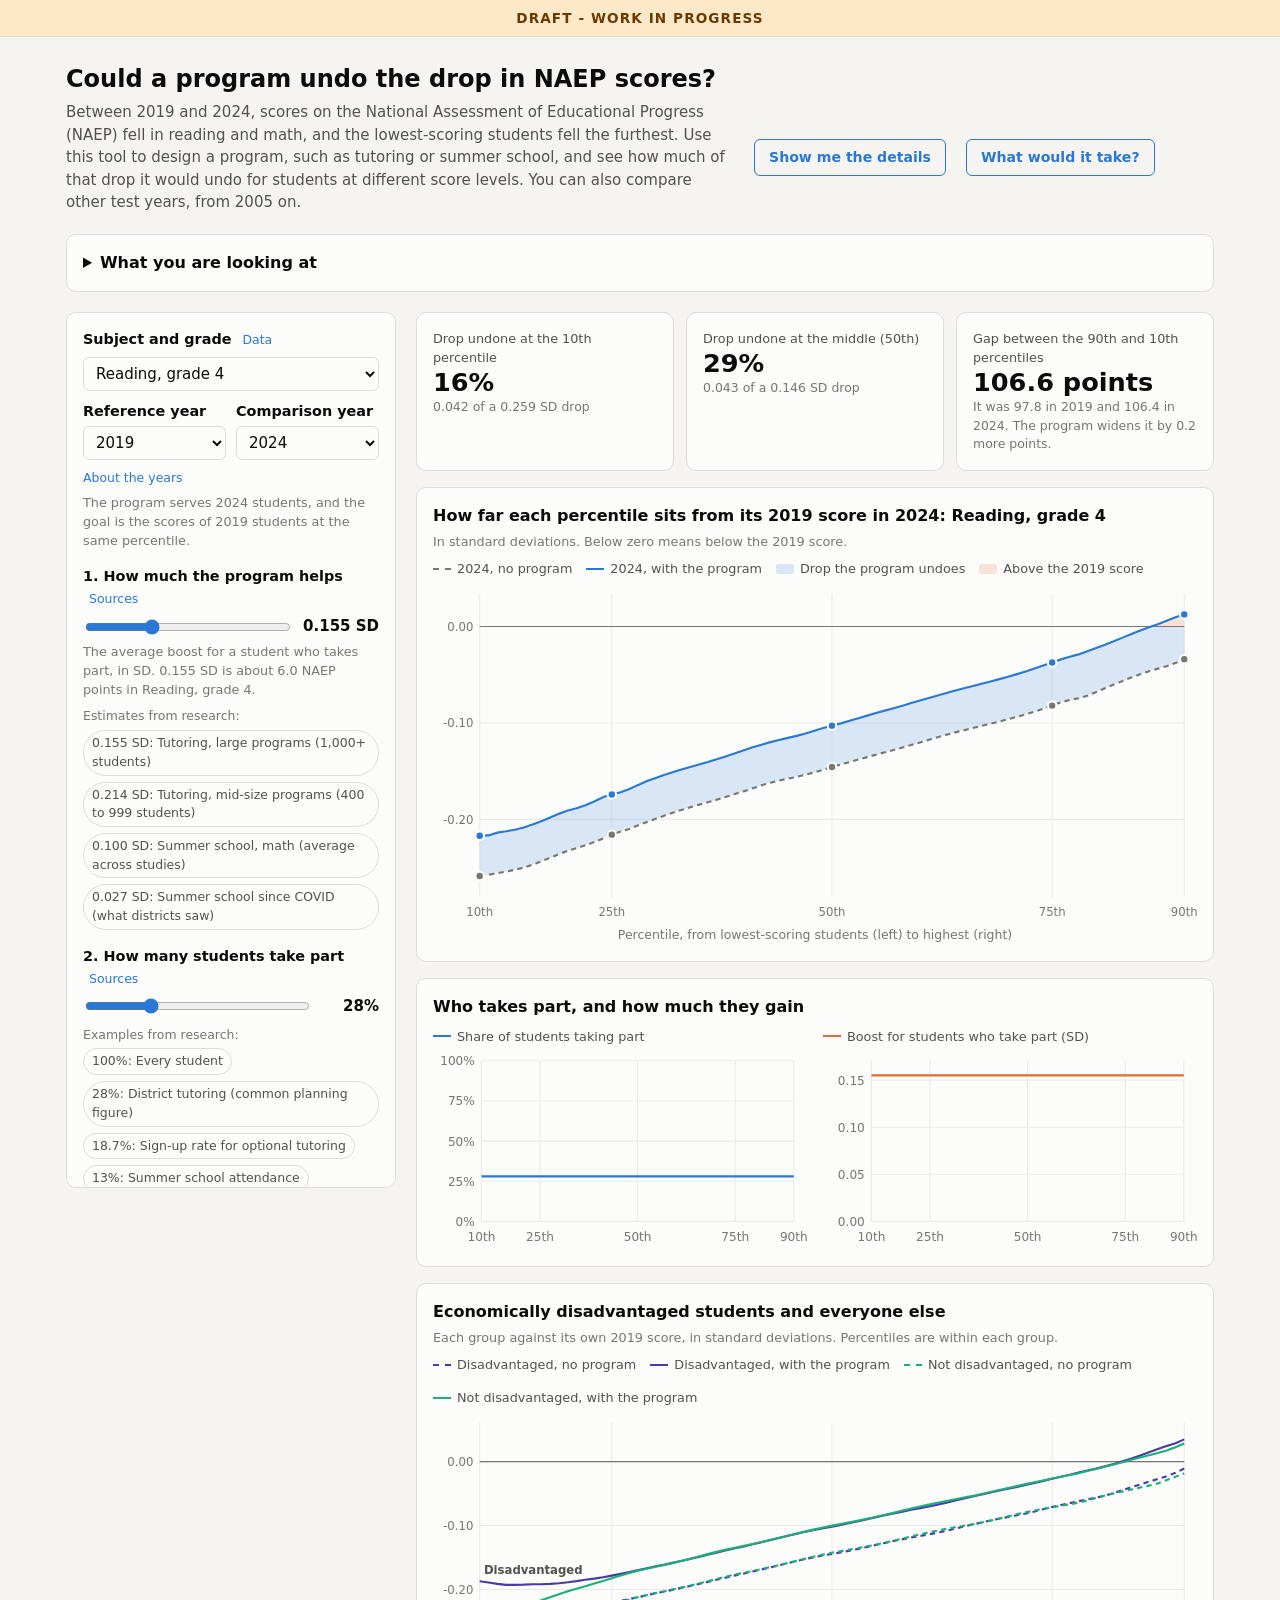
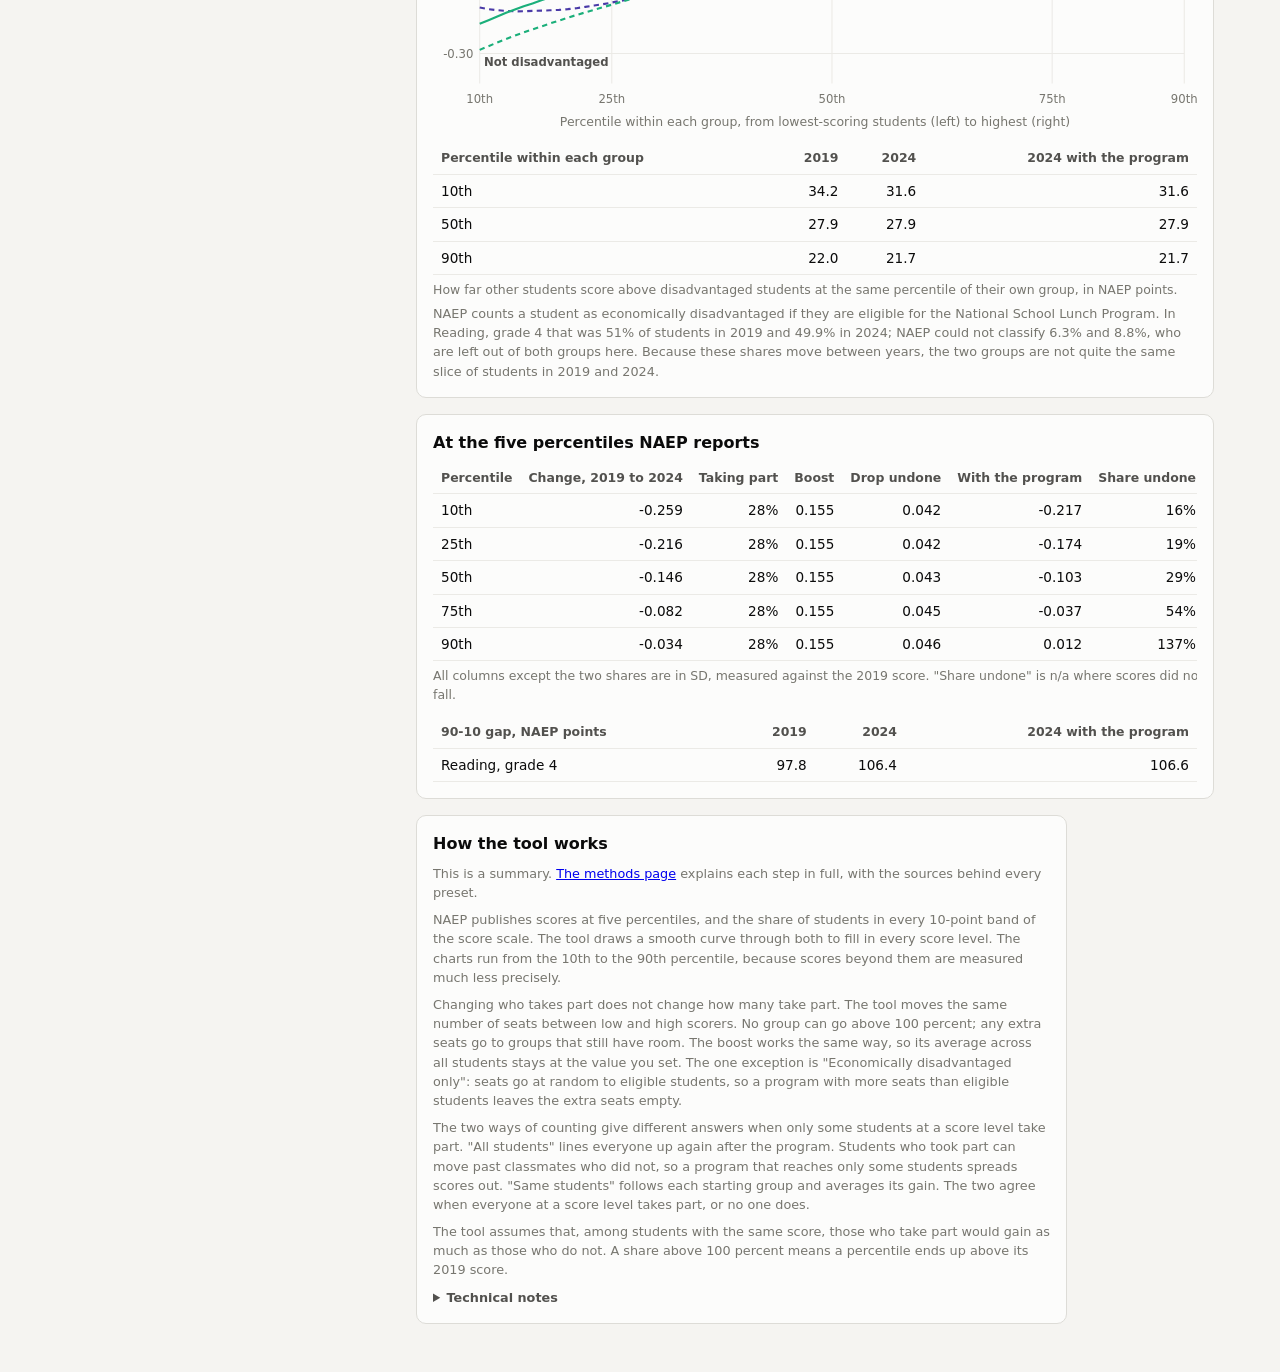
<file: docs/index.html>
<!doctype html>
<!-- draft v5, 2026-10-02 (design pass: narrow charts, phone order, chart labels); draft v4, 2026-10-01 (link to the rounds page); draft v3, 2026-09-29 (eligibility screen and ED / not-ED outcomes); sources: tables/sim-quantiles.csv, tables/sim-distribution.csv, tables/sim-distribution-econdis.csv, analysis/config/sim-params.yaml (via docs/cells.js), analysis/mixture.R, analysis/alloc-rules.R -->
<html lang="en">
<head>
<meta charset="utf-8">
<meta name="viewport" content="width=device-width, initial-scale=1">
<title>NAEP Recovery Explorer</title>
<meta name="description" content="How much of the 2019-to-2024 drop in NAEP scores a tutoring or summer program could undo, for low, middle, and high scorers.">
<link rel="stylesheet" href="style.css?v=2026-10-03.3">
</head>
<body>
<div class="draft-banner" role="note">DRAFT - WORK IN PROGRESS</div>
<main>
  <h1>Could a program undo the drop in NAEP scores?</h1>
  <div class="lede-row">
  <p class="lede">
    Between 2019 and 2024, scores on the National Assessment of Educational Progress (NAEP) fell in
    reading and math, and the lowest-scoring students fell the furthest. Use this tool to design a
    program, such as tutoring or summer school, and see how much of that drop it would undo for
    students at different score levels. You can also compare other test years, from 2005 on.
  </p>
  <a class="btn" href="methods.html">Show me the details</a>
  <a class="btn" id="rounds-link" href="rounds.html">What would it take?</a>
  </div>

  <details class="card intro">
    <summary>What you are looking at</summary>
    <div class="intro-grid">
      <div>
        <h3>NAEP</h3>
        <p>NAEP, often called the Nation's Report Card, tests a nationally representative sample of
        students in grades 4, 8, and 12. It gives the same test the same way every time, so scores
        can be compared across years.</p>
      </div>
      <div>
        <h3>Different students each time</h3>
        <p>The students tested in <span data-yr="cmp">2024</span> are not the ones tested in <span data-yr="ref">2019</span>. The tool compares <span data-yr="cmp">2024</span>'s
        fourth graders with <span data-yr="ref">2019</span>'s fourth graders, and the same for grades 8 and 12. It does not measure
        how much any one student lost or gained.</p>
      </div>
      <div>
        <h3>Percentiles</h3>
        <p>Line up every student from lowest score to highest. A student at the 10th percentile scored
        above 10 percent of students; the 50th percentile is the middle; the 90th is near the top. NAEP
        reports scores at the 10th, 25th, 50th, 75th, and 90th percentiles.</p>
      </div>
      <div>
        <h3>The widening gap</h3>
        <p>Between 2019 and 2024, in every subject and grade here, scores fell more at the 10th
        percentile than at the 90th, so low and high scorers ended up further apart.
        <span id="intro-gap"></span></p>
      </div>
      <div>
        <h3>Standard deviations</h3>
        <p>Researchers usually report a program's effect in standard deviations (SD), a unit that lets
        different tests be compared. The tool uses SD for both the change and the program, measured
        in the reference year's SD.
        <span id="intro-sd"></span></p>
      </div>
      <div>
        <h3>How to use it</h3>
        <p>Pick a subject and grade and the two years to compare, then set up the program. The chart
        shows how far each percentile sits from its <span data-yr="ref">2019</span> score in <span data-yr="cmp">2024</span>, with and without the program.
        Zero means back to <span data-yr="ref">2019</span>.</p>
      </div>
    </div>
  </details>

  <div class="layout">
    <!-- Controls -->
    <form class="card stack" id="controls" onsubmit="return false">
      <div>
        <label class="ctl-label" for="cell">Subject and grade <a class="why" href="methods.html#data">Data</a></label>
        <select id="cell"></select>
        <div class="year-row">
          <div>
            <label class="ctl-label" for="ref">Reference year</label>
            <select id="ref"></select>
          </div>
          <div>
            <label class="ctl-label" for="cmp">Comparison year</label>
            <select id="cmp"></select>
          </div>
        </div>
        <p class="years-link"><a class="why" href="methods.html#years">About the years</a></p>
        <p class="ctl-help" id="years-help"></p>
      </div>

      <div>
        <label class="ctl-label" for="effect">1. How much the program helps <a class="why" href="methods.html#effects">Sources</a></label>
        <div class="ctl-row">
          <input type="range" id="effect" min="0" max="0.5" step="0.005">
          <span class="ctl-value" id="effect-v"></span>
        </div>
        <p class="ctl-help" id="effect-help"></p>
        <p class="chips-label">Estimates from research:</p>
        <div class="chips" id="effect-chips"></div>
      </div>

      <div>
        <label class="ctl-label" for="share">2. How many students take part <a class="why" href="methods.html#participation">Sources</a></label>
        <div class="ctl-row">
          <input type="range" id="share" min="0" max="100" step="0.1">
          <span class="ctl-value" id="share-v"></span>
        </div>
        <p class="chips-label">Examples from research:</p>
        <div class="chips" id="share-chips"></div>
      </div>

      <fieldset>
        <legend>3. Who takes part <a class="why" href="methods.html#who-takes-part">How this works</a></legend>
        <div class="seg two" id="rule"></div>
        <div class="seg" id="kPart"></div>
        <p class="ctl-help" id="kPart-help"></p>
      </fieldset>

      <fieldset>
        <legend>4. Who gains the most <a class="why" href="methods.html#who-gains">How this works</a></legend>
        <div class="seg" id="kEffect"></div>
        <p class="ctl-help" id="kEffect-help"></p>
      </fieldset>

      <fieldset>
        <legend>5. How to count the result <a class="why" href="methods.html#counting">How this works</a></legend>
        <div class="seg two" id="mode"></div>
        <p class="ctl-help" id="mode-help"></p>
      </fieldset>
    </form>

    <!-- Results -->
    <div class="stack results">
      <div class="tiles">
        <div class="card tile"><div class="k">Drop undone at the 10th percentile</div><div class="v" id="t-p10"></div><div class="s" id="t-p10-s"></div></div>
        <div class="card tile"><div class="k">Drop undone at the middle (50th)</div><div class="v" id="t-p50"></div><div class="s" id="t-p50-s"></div></div>
        <div class="card tile"><div class="k">Gap between the 90th and 10th percentiles</div><div class="v" id="t-gap"></div><div class="s" id="t-gap-s"></div></div>
      </div>

      <section class="card main-card">
        <h2 id="main-title"></h2>
        <p class="sub">In standard deviations. Below zero means below the <span data-yr="ref">2019</span> score.</p>
        <div class="legend">
          <span><i class="sw dash" style="border-color:var(--series-before)"></i><span><span data-yr="cmp">2024</span>, no program</span></span>
          <span><i class="sw" style="border-color:var(--series-after)"></i><span><span data-yr="cmp">2024</span>, with the program</span></span>
          <span><i class="sw box" style="background:var(--closed-fill)"></i>Drop the program undoes</span>
          <span><i class="sw box" style="background:var(--over-fill)"></i><span>Above the <span data-yr="ref">2019</span> score</span></span>
        </div>
        <div class="chart" id="main-chart"><div class="tip"></div></div>
        <p class="axis-cap">Percentile, from lowest-scoring students (left) to highest (right)</p>
      </section>

      <section class="card">
        <h2>Who takes part, and how much they gain</h2>
        <div class="small-multiples">
          <div><div class="legend"><span><i class="sw" style="border-color:var(--series-part)"></i>Share of students taking part</span></div>
               <div class="chart" id="part-chart"><div class="tip"></div></div></div>
          <div><div class="legend"><span><i class="sw" style="border-color:var(--series-effect)"></i>Boost for students who take part (SD)</span></div>
               <div class="chart" id="eff-chart"><div class="tip"></div></div></div>
        </div>
      </section>

      <section class="card">
        <h2>Economically disadvantaged students and everyone else</h2>
        <p class="sub">Each group against its own <span data-yr="ref">2019</span> score, in standard deviations. Percentiles are within each group.</p>
        <div class="legend">
          <span><i class="sw dash" style="border-color:var(--series-ed)"></i>Disadvantaged, no program</span>
          <span><i class="sw" style="border-color:var(--series-ed)"></i>Disadvantaged, with the program</span>
          <span><i class="sw dash" style="border-color:var(--series-ned)"></i>Not disadvantaged, no program</span>
          <span><i class="sw" style="border-color:var(--series-ned)"></i>Not disadvantaged, with the program</span>
        </div>
        <div class="chart" id="ed-chart"><div class="tip"></div></div>
        <p class="axis-cap">Percentile within each group, from lowest-scoring students (left) to highest (right)</p>
        <div class="tbl-wrap" style="margin-top:12px"><table id="ed-tbl"></table></div>
        <p class="ctl-help" id="ed-note"></p>
      </section>

      <section class="card">
        <h2>At the five percentiles NAEP reports</h2>
        <div class="tbl-wrap"><table id="tbl"></table></div>
        <div class="tbl-wrap" style="margin-top:12px"><table id="gap-tbl"></table></div>
      </section>

      <section class="card note">
        <h2>How the tool works</h2>
        <p>This is a summary. <a href="methods.html">The methods page</a> explains each step in full, with the
        sources behind every preset.</p>
        <p>NAEP publishes scores at five percentiles, and the share of students in every 10-point band of
        the score scale. The tool draws a smooth curve through both to fill in every score level. The charts
        run from the 10th to the 90th percentile, because scores beyond them are measured much less precisely.</p>
        <p>Changing who takes part does not change how many take part. The tool moves the same number
        of seats between low and high scorers. No group can go above 100 percent; any extra seats go to
        groups that still have room. The boost works the same way, so its average across all
        students stays at the value you set. The one exception is "Economically disadvantaged only":
        seats go at random to eligible students, so a program with more seats than eligible students
        leaves the extra seats empty.</p>
        <p>The two ways of counting give different answers when only some students at a score level take
        part. "All students" lines everyone up again after the program. Students who took part can move
        past classmates who did not, so a program that reaches only some students spreads scores out.
        "Same students" follows each starting group and averages its gain. The two agree when everyone
        at a score level takes part, or no one does.</p>
        <p>The tool assumes that, among students with the same score, those who take part would gain as
        much as those who do not. A share above 100 percent means a percentile ends up above its <span data-yr="ref">2019</span>
        score.</p>
        <details>
          <summary>Technical notes</summary>
          <p>The dashed curve is D(p)/S, the <span data-yr="cmp">2024</span> quantile minus the <span data-yr="ref">2019</span> quantile at percentile p,
          divided by the <span data-yr="ref">2019</span> national standard deviation S for that subject and grade. The restoration
          requirement g*(p) = &minus;D(p)/S is the same curve with the sign flipped. Quantile functions pass
          through the published percentiles and the cumulative 10-point score distribution (NAEP DP:DP),
          joined by monotone (Fritsch&ndash;Carlson) interpolation; the score bins bound the support, so no
          tails are assumed. Participation and the treated effect are linear in prior rank with mean held
          fixed; participation is capped at 1 and water-filled to conserve the seat budget. Under the
          eligibility screen, participation at rank p is r&middot;s(p), where s(p) is the <span data-yr="cmp">2024</span> share of
          economically disadvantaged students at p (from the ECONDIS score distributions) and
          r = min(1, B / e), with e their share of all students; the screen spends min(B, e).</p>
          <p>"All students" is the distributional estimand: post-program quantiles of the exact
          treated/untreated mixture, calibrated to reproduce the published knots. "Same students" is the
          group estimand, Q(p) + &pi;(p)&delta;(p). The R pipeline in <code>analysis/</code> is the
          reference implementation; <code>analysis/tests/test-tool-engine.mjs</code> checks this page
          against it.</p>
          <p id="provenance"></p>
        </details>
      </section>
    </div>
  </div>
</main>

<script src="cells.js?v=2026-10-03.3"></script>
<script src="years.js?v=2026-10-03.3"></script>
<script src="engine.js?v=2026-10-03.3"></script>
<script src="charts.js?v=2026-10-03.3"></script>
<script>
"use strict";
const D = globalThis.TOOL_DATA, Y = globalThis.TOOL_YEARS, E = globalThis.NAEPEngine;
const { ord, el, path, hover, frame, CURVE_P, onResize } = globalThis.NAEPCharts;
const { f0, f1, f2, f3, fmtPct, cellName, configValue, chipName, TILT_LABELS, provenanceText,
        snapYears, fillYearSelects } = globalThis.NAEPShared;
const PS = D.percentiles;

// ---------------------------------------------------------------- state
// Defaults: the paper's years (2019 to 2024), the pipeline's treated
// effect, the district tutoring share, neutral gradients, the distributional
// reading (the paper's estimand).
const yearsCell = (label) => Y.cells.find((c) => c.label === label);
const defaults = {
  cell: Y.cells[0].label, ref: Y.default_pair[0], cmp: Y.default_pair[1],
  effect: configValue(D.benchmarks, D.treated_effect).g,
  share: configValue(D.participation, "hdt_dist").c,
  kPart: "neutral", kEffect: "neutral", mode: "distributional", rule: "tilt",
};
const state = Object.assign({}, defaults, readHash());

// The state lives in the URL hash so a configuration can be shared as a link.
function readHash() {
  const out = {};
  try {
    new URLSearchParams(location.hash.slice(1)).forEach((v, k) => {
      if (!(k in defaults)) return;            // ignore keys the page does not own
      if (k === "effect" || k === "share") {
        // Clamp to the slider's own range so a hand-edited link cannot show
        // a value the controls cannot (share is stored 0-1, the slider 0-100).
        const n = Number(v), inp = document.getElementById(k);
        const scale = k === "share" ? 100 : 1;
        if (Number.isFinite(n)) out[k] = Math.min(Number(inp.max), Math.max(Number(inp.min), n * scale)) / scale;
      } else out[k] = v;
    });
  } catch (e) { /* malformed hash: ignore and use defaults */ }
  if (out.cell && !yearsCell(out.cell)) delete out.cell;
  // Years from a link are corrected to a valid pair for the cell (nearest
  // year it has; comparison after reference) rather than rejected.
  [out.ref, out.cmp] = snapYears(yearsCell(out.cell || defaults.cell), out.ref, out.cmp, Y.default_pair);
  for (const k of ["kPart", "kEffect"]) if (out[k] && !E.TILT_LEVELS.some((l) => l.id === out[k])) delete out[k];
  if (out.mode && !["group", "distributional"].includes(out.mode)) delete out.mode;
  if (out.rule && !["tilt", "ed"].includes(out.rule)) delete out.rule;
  return out;
}
function writeHash() {
  const q = new URLSearchParams({ ...state, effect: state.effect.toFixed(3), share: state.share.toFixed(3) });
  history.replaceState(null, "", "#" + q.toString());
}

// ---------------------------------------------------------------- controls
const $ = (id) => document.getElementById(id);
const cellSel = $("cell");
Y.cells.forEach((c) => cellSel.add(new Option(cellName(c.label), c.label)));

function chip(parent, text, title, onClick) {
  const b = document.createElement("button");
  b.type = "button"; b.className = "chip"; b.textContent = text; b.title = title;
  b.addEventListener("click", onClick); parent.appendChild(b);
}
// Chips use the shared plain-language names; hovering one shows the source
// the config cites.
D.benchmarks.forEach((b) => chip($("effect-chips"), `${b.g.toFixed(3)} SD: ${chipName(b)}`, "Source: " + b.source,
  () => { state.effect = b.g; sync(); }));
D.participation.forEach((p) => chip($("share-chips"), `${fmtPct(p.c)}: ${chipName(p)}`, "Source: " + p.source,
  () => { state.share = p.c; sync(); }));

function segmented(id, options, key) {
  const root = $(id);
  options.forEach((o) => {
    const inp = document.createElement("input");
    inp.type = "radio"; inp.name = id; inp.id = `${id}-${o.id}`; inp.value = o.id;
    inp.addEventListener("change", () => { state[key] = o.id; sync(); });
    const lab = document.createElement("label");
    lab.htmlFor = inp.id; lab.innerHTML = o.html;
    root.append(inp, lab);
  });
}
segmented("rule", [{ id: "tilt", html: "Any student" }, { id: "ed", html: "Economically<br>disadvantaged only" }], "rule");
segmented("kPart", E.TILT_LEVELS.map((l) => ({ id: l.id, html: TILT_LABELS.part[l.id] })), "kPart");
segmented("kEffect", E.TILT_LEVELS.map((l) => ({ id: l.id, html: TILT_LABELS.effect[l.id] })), "kEffect");
segmented("mode", [{ id: "distributional", html: "All students" }, { id: "group", html: "Same students" }], "mode");

// Plain-language reading of each level, built from its p90:p10 ratio.
function tiltHelp(levelId, kind) {
  const l = E.TILT_LEVELS.find((x) => x.id === levelId);
  const [a, b] = l.ratio.split(":").map(Number);   // p90:p10
  if (a === b)
    return kind === "part" ? "Students at every score level are equally likely to take part."
                           : "Every student who takes part gets the same boost.";
  const times = Math.max(a, b) / Math.min(a, b);
  const [more, less] = a > b ? ["90th", "10th"] : ["10th", "90th"];
  return kind === "part"
    ? `Students at the ${more} percentile are ${times} times as likely to take part as students at the ${less}.`
    : `Students at the ${more} percentile gain ${times} times as much as students at the ${less}.`;
}
// The screen, in plain language, with this cell's numbers: how many students
// are eligible, how they are spread across score levels, and whether the
// chosen share runs past the eligible pool.
function screenHelp() {
  const cell = currentPair();
  const s = (p) => E.edShareAt(cell.ed, [p])[0];
  let t = `Seats go at random to economically disadvantaged students, ${fmtPct(cell.ed.pop)} of students in ` +
    `${cellName(cell.label)} in ${cell.cmp}. They are ${fmtPct(s(10))} of students at the 10th percentile and ` +
    `${fmtPct(s(90))} at the 90th.`;
  if (state.share > cell.ed.pop)
    t += ` Only ${fmtPct(cell.ed.pop)} of students are eligible, so every one of them takes part and the other ` +
      `${fmtPct(state.share - cell.ed.pop)} of seats go unused.`;
  return t;
}
const MODE_HELP = {
  distributional: "Line everyone up again after the program and compare each percentile with its reference-year " +
    "score. Students who took part can move past classmates who did not. This is the tool's main measure.",
  group: "Follow the students who started at each percentile and average their gain, " +
    "counting both those who took part and those who did not.",
};

// The pair being compared, built from years.js for the chosen cell and years.
function currentPair() { return E.pair(yearsCell(state.cell), state.ref, state.cmp); }
// A new cell keeps the chosen years if it has them, or moves to the nearest
// ones it does (grade 12 has fewer). A new reference year pulls the
// comparison year along if it is no longer later.
cellSel.addEventListener("change", () => {
  state.cell = cellSel.value;
  [state.ref, state.cmp] = snapYears(yearsCell(state.cell), state.ref, state.cmp, Y.default_pair);
  sync();
});
$("ref").addEventListener("change", (e) => {
  [state.ref, state.cmp] = snapYears(yearsCell(state.cell), Number(e.target.value), state.cmp, Y.default_pair);
  sync();
});
$("cmp").addEventListener("change", (e) => { state.cmp = Number(e.target.value); sync(); });
$("effect").addEventListener("input", (e) => { state.effect = Number(e.target.value); sync(); });
$("share").addEventListener("input", (e) => { state.share = Number(e.target.value) / 100; sync(); });

// Push state into the controls, then schedule one render per frame so
// dragging a slider does not queue a render for every input event.
let pending = false;
function sync() {
  cellSel.value = state.cell;
  fillYearSelects($("ref"), $("cmp"), yearsCell(state.cell), state.ref, state.cmp);
  $("years-help").textContent = `The program serves ${state.cmp} students, and the goal is the scores of ` +
    `${state.ref} students at the same percentile.`;
  // Every year named in the static copy follows the chosen pair.
  document.querySelectorAll("[data-yr]").forEach((n) => { n.textContent = state[n.dataset.yr]; });
  $("effect").value = state.effect; $("effect-v").textContent = state.effect.toFixed(3) + " SD";
  $("share").value = (state.share * 100).toFixed(1); $("share-v").textContent = fmtPct(state.share);
  for (const k of ["rule", "kPart", "kEffect", "mode"]) $(`${k}-${state[k]}`).checked = true;
  // Under the screen the tilt does not apply: who gets a seat is set by
  // eligibility, at random among eligible students.
  const screened = state.rule === "ed";
  $("kPart").classList.toggle("off", screened);
  $("kPart").querySelectorAll("input").forEach((i) => { i.disabled = screened; });
  $("kPart-help").textContent = screened ? screenHelp() : tiltHelp(state.kPart, "part");
  $("kEffect-help").textContent = tiltHelp(state.kEffect, "effect");
  $("mode-help").textContent = MODE_HELP[state.mode];
  if (!pending) { pending = true; requestAnimationFrame(() => { pending = false; render(); }); }
}

// ---------------------------------------------------------------- format
function shareClosed(k) { return k.gStar > 0 ? k.gain / k.gStar : NaN; }
function fmtShare(s) { return Number.isFinite(s) ? Math.round(s * 100) + "%" : "n/a"; }

// ---------------------------------------------------------------- render
function render() {
  writeHash();
  // The rounds page reads the same cell, year, share, and effect keys.
  $("rounds-link").href = "rounds.html#" + new URLSearchParams({ cell: state.cell, ref: state.ref, cmp: state.cmp,
                                                                 share: state.share.toFixed(3), effect: state.effect.toFixed(3) });
  const cell = currentPair();
  const k = (id) => E.TILT_LEVELS.find((l) => l.id === id).k;
  const inputs = {
    effect: state.effect, share: state.share, kPart: k(state.kPart), kEffect: k(state.kEffect),
    mode: state.mode, rule: state.rule,
  };
  const res = E.scenario(cell, PS, inputs, CURVE_P);
  const at = (p) => res.knots.find((r) => r.p === p);

  // Tiles. Where scores did not fall between the two years there is no drop
  // to undo, so say that instead of printing a share of a negative number.
  for (const p of [10, 50]) {
    const r = at(p);
    if (r.gStar <= 0) {
      $(`t-p${p}`).textContent = "No drop";
      $(`t-p${p}-s`).textContent = `Scores here ${r.gStar < 0 ? `rose ${f3(-r.gStar)} SD` : "did not change"} ` +
        `from ${cell.ref} to ${cell.cmp}.`;
    } else {
      $(`t-p${p}`).textContent = fmtShare(shareClosed(r));
      $(`t-p${p}-s`).textContent = `${f3(r.gain)} of a ${f3(r.gStar)} SD drop`;
    }
  }
  const g = res.gap9010;
  const widen = g.cmp - g.ref;
  $("t-gap").textContent = f1(g.post) + " points";
  // Say which way the program moved the gap rather than printing a negative
  // share: a program that favors higher scorers can widen it further.
  const moved = g.cmp - g.post;
  let verdict = "";
  if (Math.abs(moved) < 0.05) verdict = "About the same as without the program.";
  else if (moved < 0) verdict = `The program widens it by ${f1(-moved)} more points.`;
  else if (widen > 0) verdict = `The program undoes ${fmtShare(moved / widen)} of the widening since ${cell.ref}.`;
  else verdict = `The program narrows it by ${f1(moved)} points.`;
  $("t-gap-s").textContent = `It was ${f1(g.ref)} in ${cell.ref} and ${f1(g.cmp)} in ${cell.cmp}. ${verdict}`;

  // Cell-specific sentences in the introduction and the effect control, so
  // the reader sees real points for the subject and grade they picked.
  const name = cellName(cell.label), S = cell.sdRef;
  // "11 points lower", "3 points higher", "about the same": whole points, so
  // a change under half a point reads as no change rather than "0 points".
  const change = (p) => {
    const d = cell.d[PS.indexOf(p)], n = Math.round(Math.abs(d));
    return n === 0 ? "about the same" : `${n} ${n === 1 ? "point" : "points"} ${d < 0 ? "lower" : "higher"}`;
  };
  $("intro-gap").textContent = `In ${name}, students at the 10th percentile scored ${change(10)} in ${cell.cmp} ` +
    `than in ${cell.ref}; students at the 90th scored ${change(90)}. The tool tracks the distance between the ` +
    `90th and 10th percentiles, called the 90-10 gap.`;
  $("intro-sd").textContent = `In ${name}, 1 SD is about ${f0(S)} NAEP points, so a 0.1 SD boost adds about ${f0(0.1 * S)} points.`;
  $("effect-help").textContent = `The average boost for a student who takes part, in SD. ` +
    `${f3(state.effect)} SD is about ${f1(state.effect * S)} NAEP points in ${name}.`;

  $("main-title").textContent = `How far each percentile sits from its ${cell.ref} score in ${cell.cmp}: ${name}`;
  drawMain(res.curve);
  drawProfile("part-chart", res.curve, (r) => r.part, [0, 1], (v) => fmtPct(v), "var(--series-part)", "Taking part");
  const effMax = Math.max(0.05, ...res.curve.map((r) => r.effect)) * 1.1;
  drawProfile("eff-chart", res.curve, (r) => r.effect, [0, effMax], (v) => f2(v), "var(--series-effect)", "Boost (SD)");
  drawTable(res, cell);
  drawGroups(E.groupScenario(cell, inputs, CURVE_P), cell);

  // The NAEP data come from years.js (analysis/11-export-explorer-years.R),
  // fingerprinted by its two configs; the presets from cells.js.
  $("provenance").textContent = provenanceText(Y) + ` NAEP Data Service, ${cell.ref} and ${cell.cmp}. ` +
    `Mean participation across all percentiles: ${fmtPct(res.meanPart)}` +
    (state.rule === "ed" && state.share > cell.ed.pop ? ` (the eligible share; the other seats go unused).` : ".");
}

function drawMain(curve) {
  // The chart plots the change, not the requirement: D(p)/S is the
  // comparison year minus the reference year in reference-year SD units,
  // negative where scores fell, and the program lifts
  // it toward zero. It is the requirement with its sign flipped
  // (D/S = -g*), so before = -gStar and after = -remaining.
  const before = (r) => -r.gStar, after = (r) => -r.remaining;
  const vals = curve.flatMap((r) => [before(r), after(r)]);
  const lo = Math.min(-0.05, ...vals), hi = Math.max(0, ...vals);
  const pad = (hi - lo) * 0.08;
  const F = frame("main-chart", 720, 320, [lo - pad, hi > 0 ? hi + pad : 0], f2, 6);
  const { svg, x, y } = F;
  const ends = [curve[0], curve[curve.length - 1]];
  svg.setAttribute("aria-label", `How far each percentile sits from its ${state.ref} score in ${state.cmp}, in SD, without and with the ` +
    `program. ` + ends.map((r) => `${ord(r.p)} percentile: ${f3(before(r))} without, ${f3(after(r))} with.`).join(" "));
  // Area between the starting position and the post-program position, split
  // at zero: below zero is the drop the program undoes, above zero is a
  // percentile lifted past its reference level. Both parts are clipped to
  // their own side of zero, so where scores already rose between the two
  // years (no drop), nothing is shaded as "undone".
  const base = curve.map((r) => [x(r.p), y(before(r))]);
  const band = (lo, hi, fill) => {
    const a = curve.map((r) => [x(r.p), y(lo(r))]), b = curve.map((r) => [x(r.p), y(hi(r))]);
    el("path", { d: path(a) + path(b.slice().reverse()).replace("M", "L") + "Z", fill }, svg);
  };
  band((r) => Math.min(0, before(r)), (r) => Math.min(0, after(r)), "var(--closed-fill)");
  if (curve.some((r) => after(r) > 0))
    band((r) => Math.max(0, before(r)), (r) => Math.max(0, after(r)), "var(--over-fill)");
  el("path", { d: path(base), fill: "none", stroke: "var(--series-before)", "stroke-width": 2, "stroke-dasharray": "5 4" }, svg);
  el("path", { d: path(curve.map((r) => [x(r.p), y(after(r))])), fill: "none", stroke: "var(--series-after)", "stroke-width": 2 }, svg);
  // Markers at the published percentiles, where the numbers are data rather
  // than interpolation.
  curve.filter((r) => PS.includes(r.p)).forEach((r) => {
    el("circle", { cx: x(r.p), cy: y(after(r)), r: 4, fill: "var(--series-after)", stroke: "var(--surface-1)", "stroke-width": 2 }, svg);
    el("circle", { cx: x(r.p), cy: y(before(r)), r: 4, fill: "var(--series-before)", stroke: "var(--surface-1)", "stroke-width": 2 }, svg);
  });
  hover(F, curve, (r) => y(after(r)),
    (r) => `<div>${ord(r.p)} percentile</div><div>No program: <b>${f3(before(r))}</b> SD</div>` +
           `<div>With the program: <b>${f3(after(r))}</b> SD</div>` +
           `<div>Drop undone: <b>${f3(r.gain)}</b> SD (${fmtShare(shareClosed(r))})</div>`);
}

function drawProfile(id, curve, acc, yDom, yFmt, color, name) {
  const F = frame(id, 340, 180, yDom, yFmt, 4);
  F.svg.setAttribute("aria-label", `${name} at each percentile: ${yFmt(acc(curve[0]))} at the ${ord(curve[0].p)}, ` +
    `${yFmt(acc(curve[curve.length - 1]))} at the ${ord(curve[curve.length - 1].p)}.`);
  el("path", { d: path(curve.map((r) => [F.x(r.p), F.y(acc(r))])), fill: "none", stroke: color, "stroke-width": 2 }, F.svg);
  hover(F, curve, (r) => F.y(acc(r)), (r) => `<div>${ord(r.p)} percentile</div><div>${name}: <b>${yFmt(acc(r))}</b></div>`);
}

function drawTable(res, cell) {
  const rows = res.knots.map((r) => `<tr><td>${ord(r.p)}</td><td>${f3(-r.gStar)}</td><td>${fmtPct(r.part)}</td>` +
    `<td>${f3(r.effect)}</td><td>${f3(r.gain)}</td><td>${f3(-r.remaining)}</td><td>${fmtShare(shareClosed(r))}</td></tr>`).join("");
  $("tbl").innerHTML = `<thead><tr><th>Percentile</th><th>Change, ${cell.ref} to ${cell.cmp}</th><th>Taking part</th>` +
    `<th>Boost</th><th>Drop undone</th><th>With the program</th><th>Share undone</th></tr></thead><tbody>${rows}</tbody>` +
    `<caption>All columns except the two shares are in SD, measured against the ${cell.ref} score. ` +
    `"Share undone" is n/a where scores did not fall.</caption>`;
  const g = res.gap9010;
  $("gap-tbl").innerHTML = `<thead><tr><th>90-10 gap, NAEP points</th><th>${cell.ref}</th><th>${cell.cmp}</th>` +
    `<th>${cell.cmp} with the program</th></tr></thead>` +
    `<tbody><tr><td>${cellName(cell.label)}</td><td>${f1(g.ref)}</td><td>${f1(g.cmp)}</td><td>${f1(g.post)}</td></tr></tbody>`;
}

// Economically disadvantaged (ED) and other students. Each group's curve is
// its own comparison-year quantile (dashed) and post-program quantile (solid)
// minus its own reference-year quantile, in reference-year national SD, so it
// reads like the main chart: zero is back to that group's reference score.
// The table gives the gap between
// the groups in NAEP points.
const GROUP_STYLE = { "ED": { color: "var(--series-ed)", name: "Disadvantaged" },
                      "Not ED": { color: "var(--series-ned)", name: "Not disadvantaged" } };
function drawGroups(groups, cell) {
  const S = cell.sdRef;
  const before = (r) => (r.qCmp - r.qRef) / S, after = (r) => (r.post - r.qRef) / S;
  const vals = groups.flatMap((g) => g.rows.flatMap((r) => [before(r), after(r)]));
  const lo = Math.min(-0.05, ...vals), hi = Math.max(0, ...vals), pad = (hi - lo) * 0.08;
  // Extra room below for the lower group's direct label.
  const F = frame("ed-chart", 720, 280, [lo - 2 * pad, hi > 0 ? hi + pad : 0], f2, 5);
  F.svg.setAttribute("aria-label", "Economically disadvantaged students and everyone else, each against their own " +
    `${cell.ref} score, in SD, without and with the program. The table below gives the gap between the groups.`);
  for (const g of groups) {
    const c = GROUP_STYLE[g.id].color;
    el("path", { d: path(g.rows.map((r) => [F.x(r.p), F.y(before(r))])), fill: "none", stroke: c, "stroke-width": 2, "stroke-dasharray": "5 4" }, F.svg);
    el("path", { d: path(g.rows.map((r) => [F.x(r.p), F.y(after(r))])), fill: "none", stroke: c, "stroke-width": 2 }, F.svg);
  }
  // Direct labels at the left end, where the two groups sit furthest apart
  // (the curves converge toward the top): the higher group's label above its
  // line, the lower group's below, so they cannot collide. Text ink, not the
  // series color.
  const first = groups.map((g) => ({ g, y: F.y(Math.max(before(g.rows[0]), after(g.rows[0]))),
                                     yLow: F.y(Math.min(before(g.rows[0]), after(g.rows[0]))) }));
  first.sort((a, b) => a.y - b.y);
  first.forEach((f, i) => {
    el("text", { x: F.x(groups[0].rows[0].p) + 4, y: i === 0 ? f.y - 7 : f.yLow + 15, class: "direct-label" }, F.svg)
      .textContent = GROUP_STYLE[f.g.id].name;
  });
  const [ed, ned] = groups;
  const rows = ed.rows.map((r, i) => ({ p: r.p, ed: r, ned: ned.rows[i] }));
  hover(F, rows, (r) => F.y(after(r.ed)),
    (r) => `<div>${ord(r.p)} percentile of each group</div>` +
           `<div>Disadvantaged: <b>${f3(before(r.ed))}</b> SD, <b>${f3(after(r.ed))}</b> with the program</div>` +
           `<div>Not disadvantaged: <b>${f3(before(r.ned))}</b> SD, <b>${f3(after(r.ned))}</b> with the program</div>`);

  const at = (g, p) => g.rows.find((r) => r.p === p);
  const gap = (p, key) => at(ned, p)[key] - at(ed, p)[key];
  const body = [10, 50, 90].map((p) => `<tr><td>${ord(p)}</td><td>${f1(gap(p, "qRef"))}</td>` +
    `<td>${f1(gap(p, "qCmp"))}</td><td>${f1(gap(p, "post"))}</td></tr>`).join("");
  $("ed-tbl").innerHTML = `<thead><tr><th>Percentile within each group</th><th>${cell.ref}</th><th>${cell.cmp}</th>` +
    `<th>${cell.cmp} with the program</th></tr></thead><tbody>${body}</tbody>` +
    `<caption>How far other students score above disadvantaged students at the same percentile of their own group, in NAEP points.</caption>`;
  // The caveat Andrew asked for (2026-10-02): the measure is school-lunch
  // eligibility, and both its share and the unclassified share move between
  // years, so the two groups are not the same slice of students in each year.
  // Every number here is NAEP's own, from years.js.
  const e = cell.ed;
  $("ed-note").textContent = `NAEP counts a student as economically disadvantaged if they are eligible for the ` +
    `National School Lunch Program. In ${cellName(cell.label)} that was ${fmtPct(e.popRef)} of students in ` +
    `${cell.ref} and ${fmtPct(e.pop)} in ${cell.cmp}; NAEP could not classify ${fmtPct(e.unknownRef)} and ` +
    `${fmtPct(e.unknownCmp)}, who are left out of both groups here. Because these shares move between years, ` +
    `the two groups are not quite the same slice of students in ${cell.ref} and ${cell.cmp}.`;
}

// Charts are drawn at their container's width (frame()), so redraw when the
// window width changes.
onResize(render);
sync();
</script>
</body>
</html>
</file>
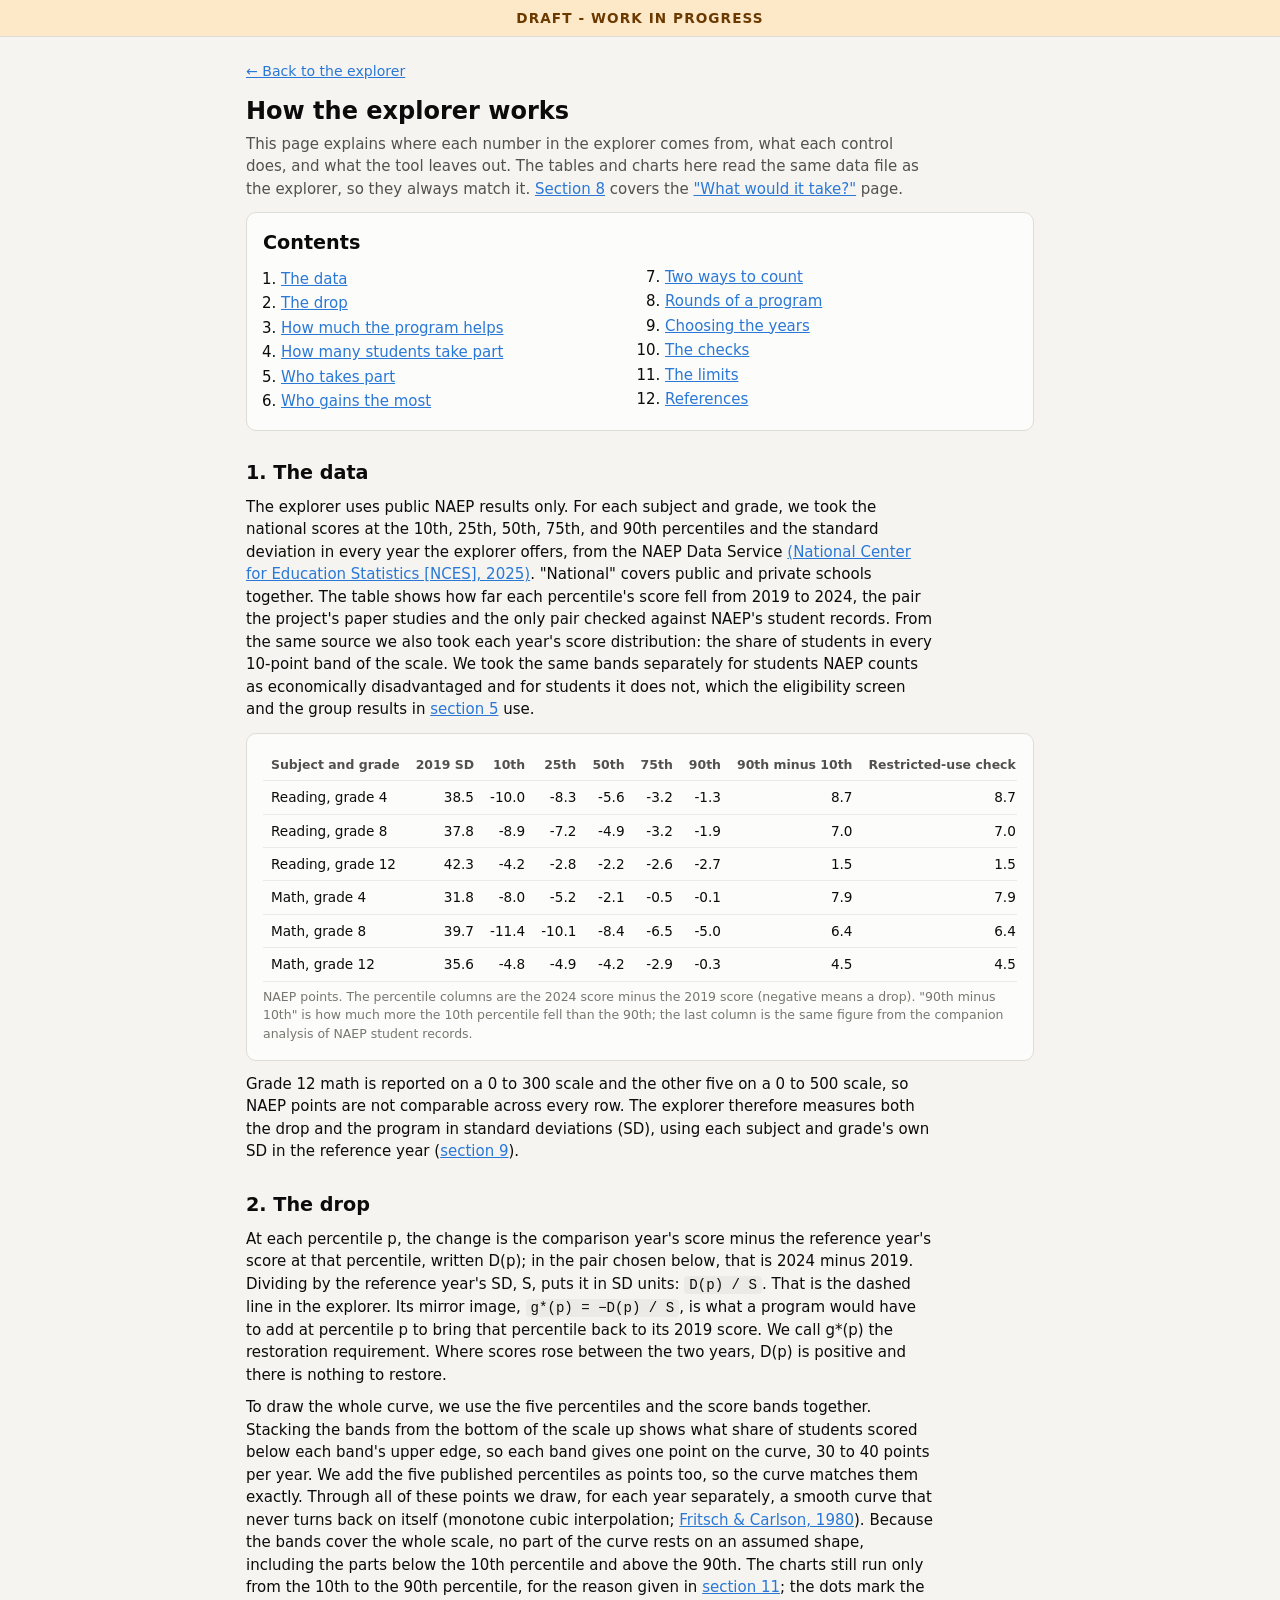
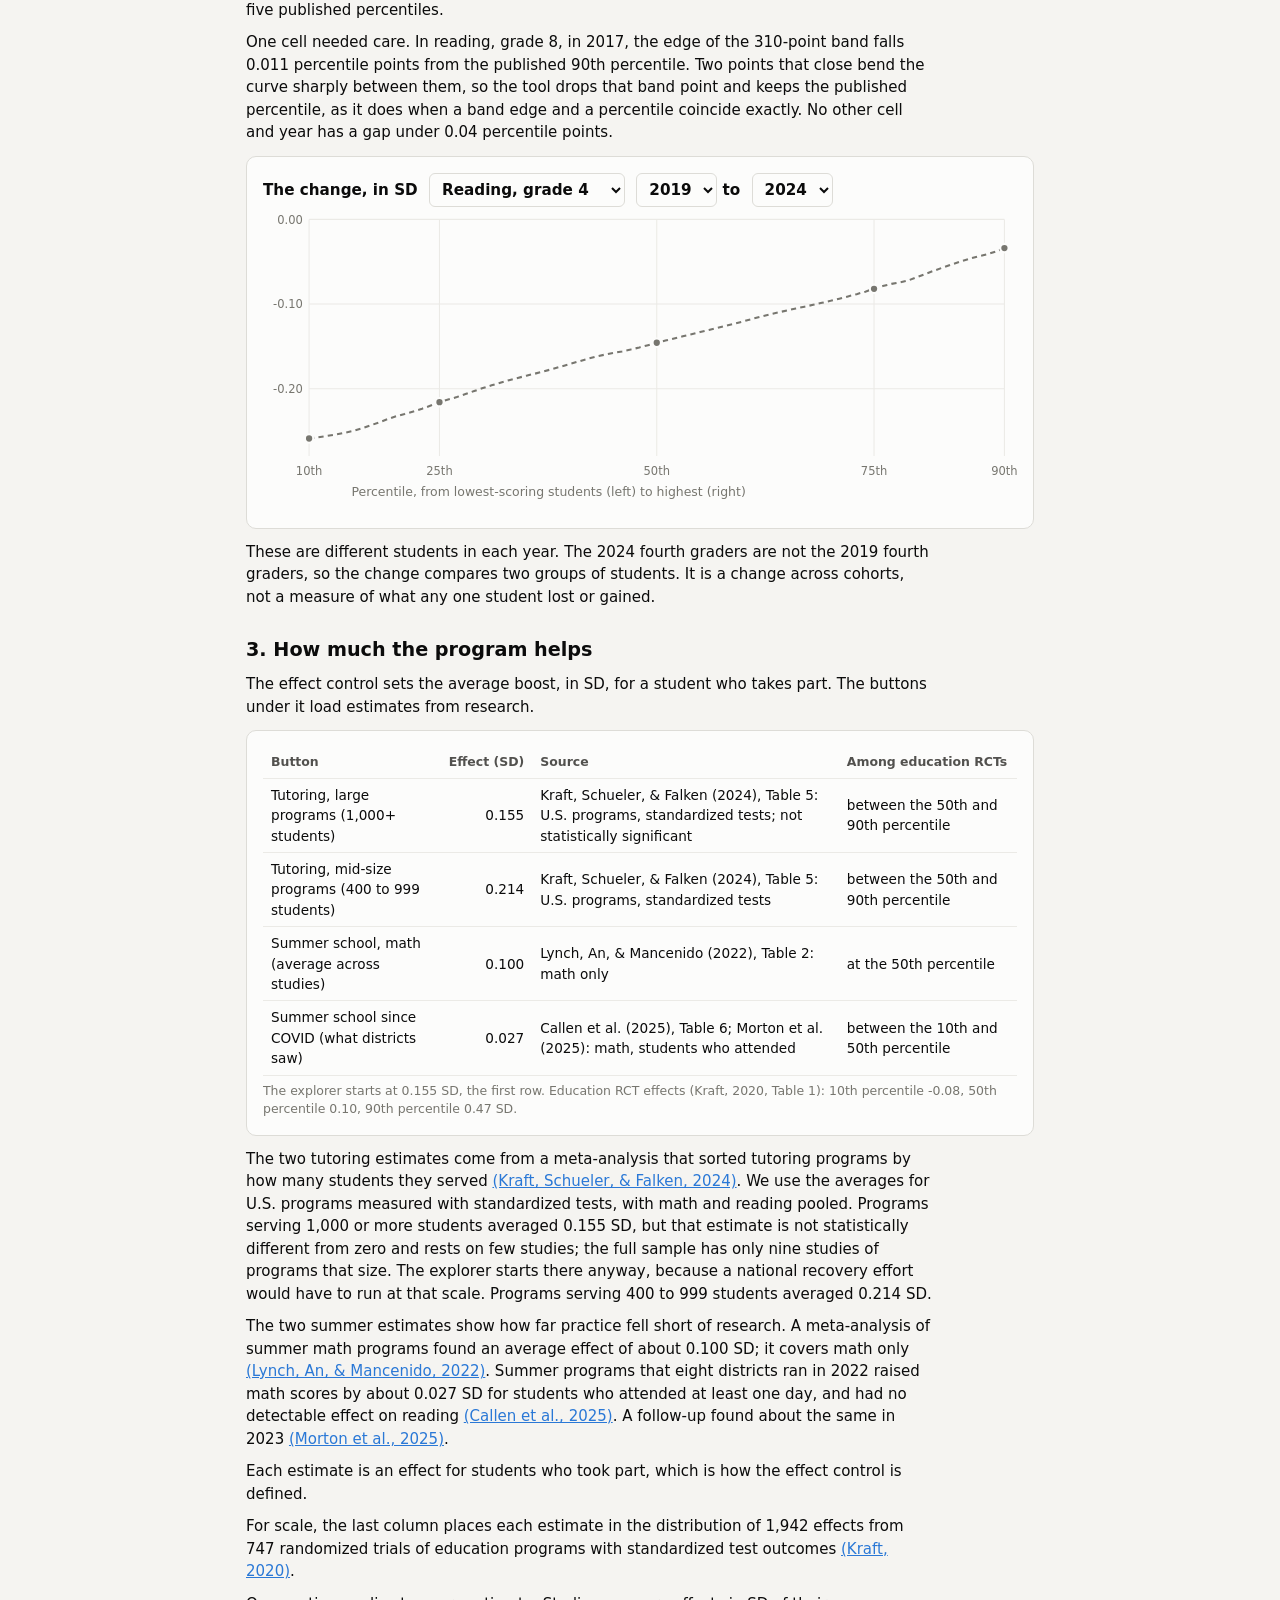
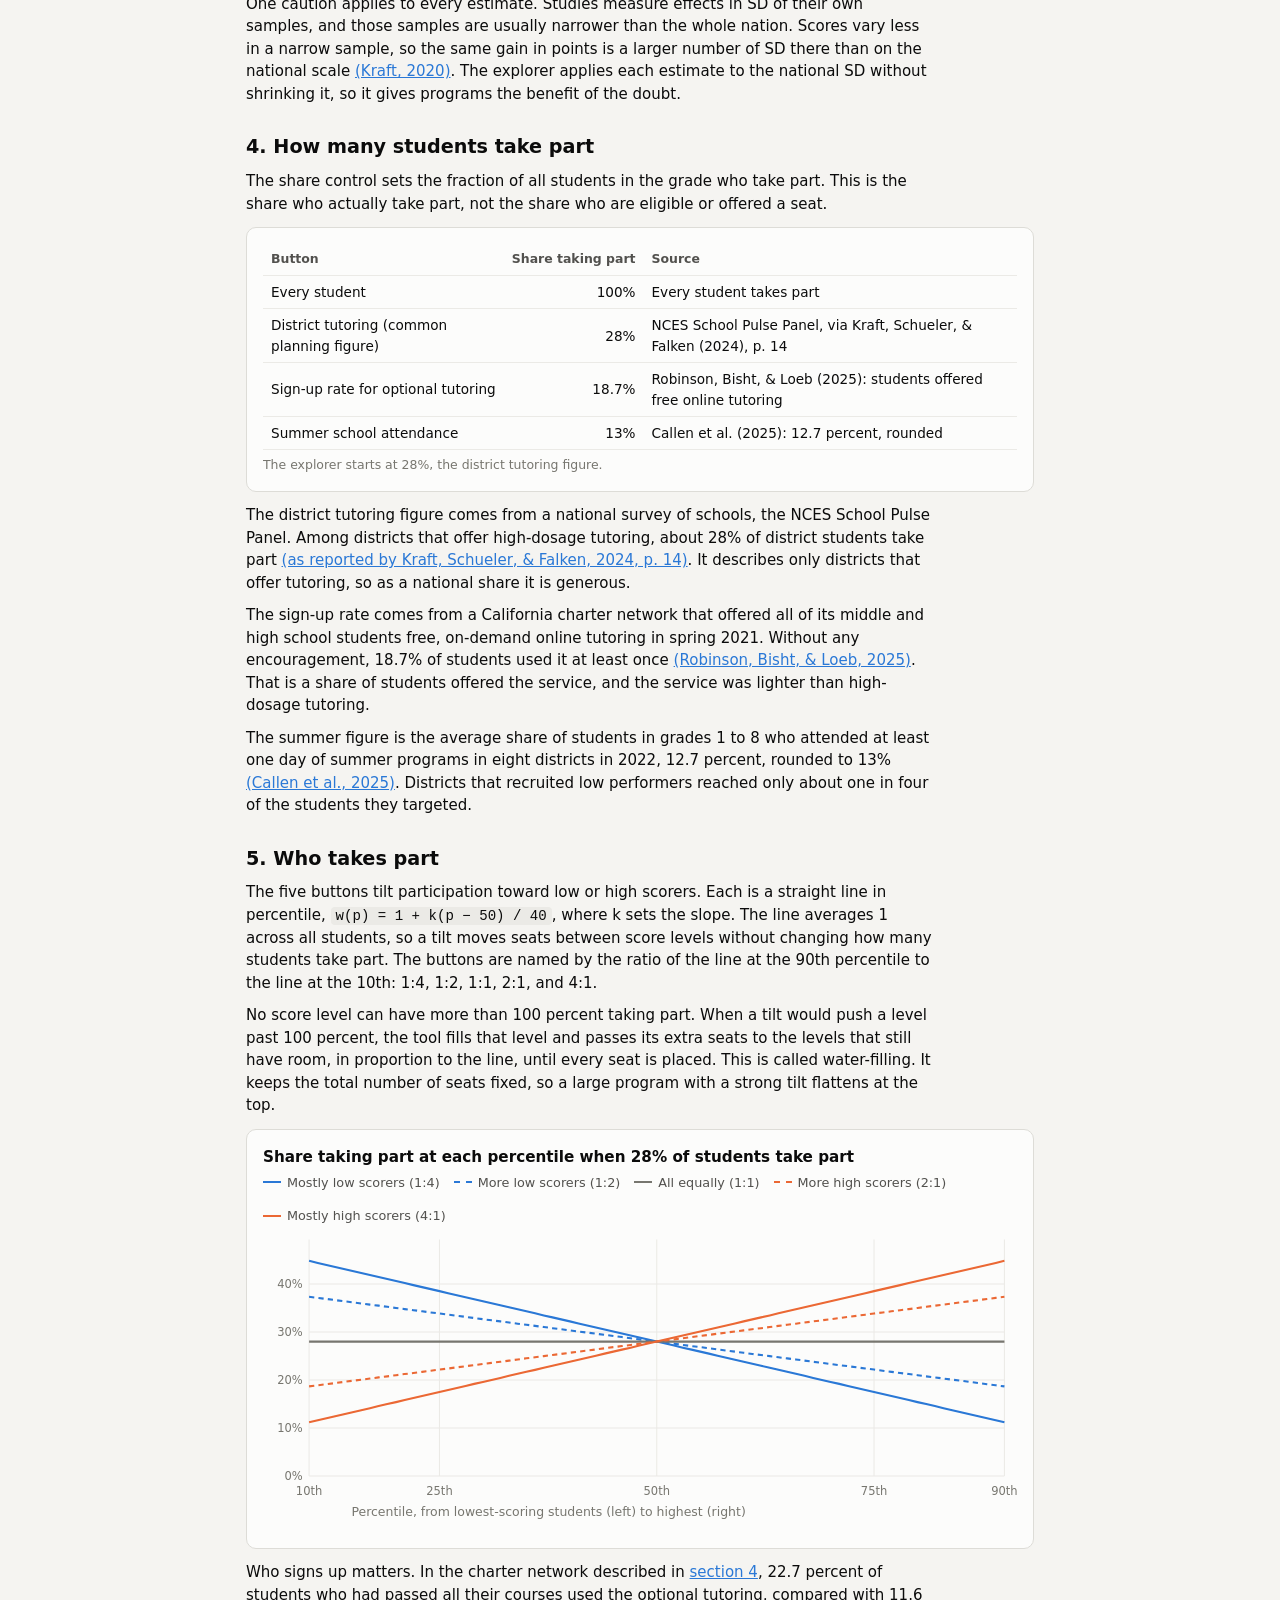
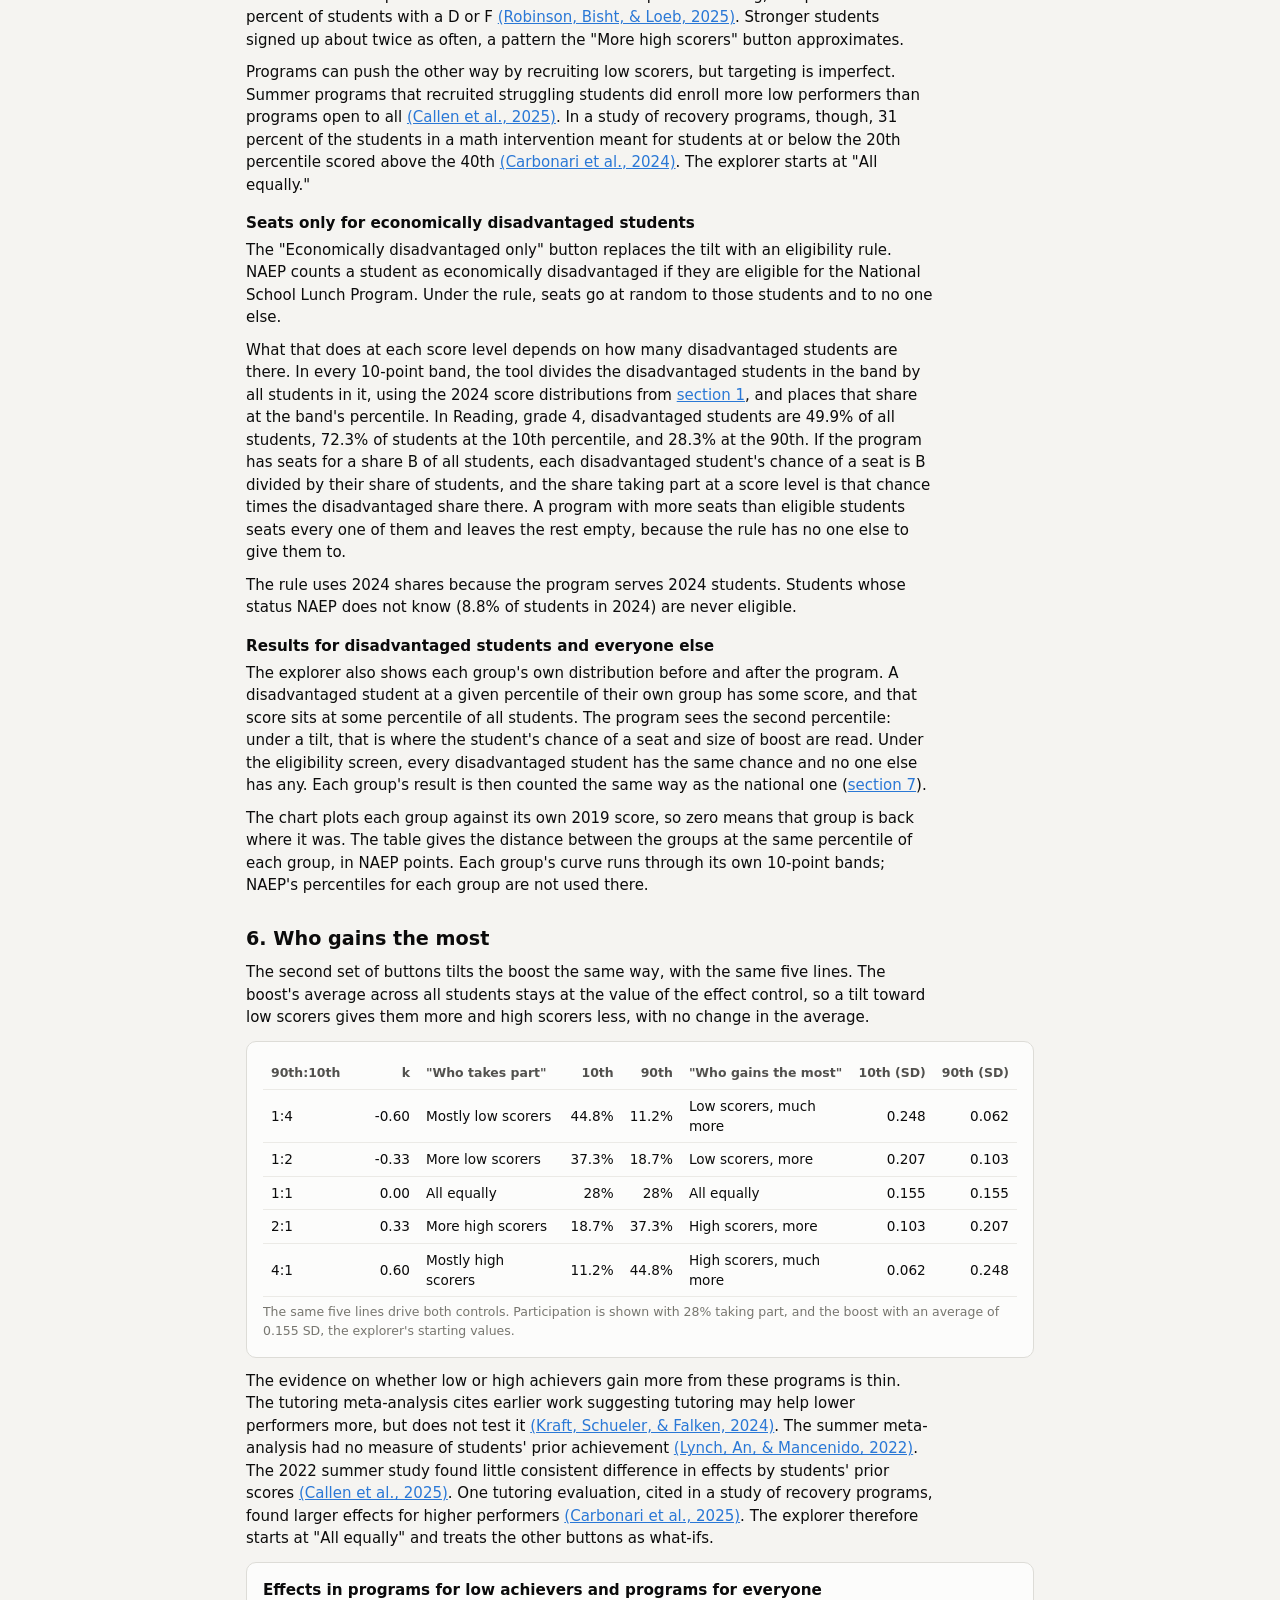
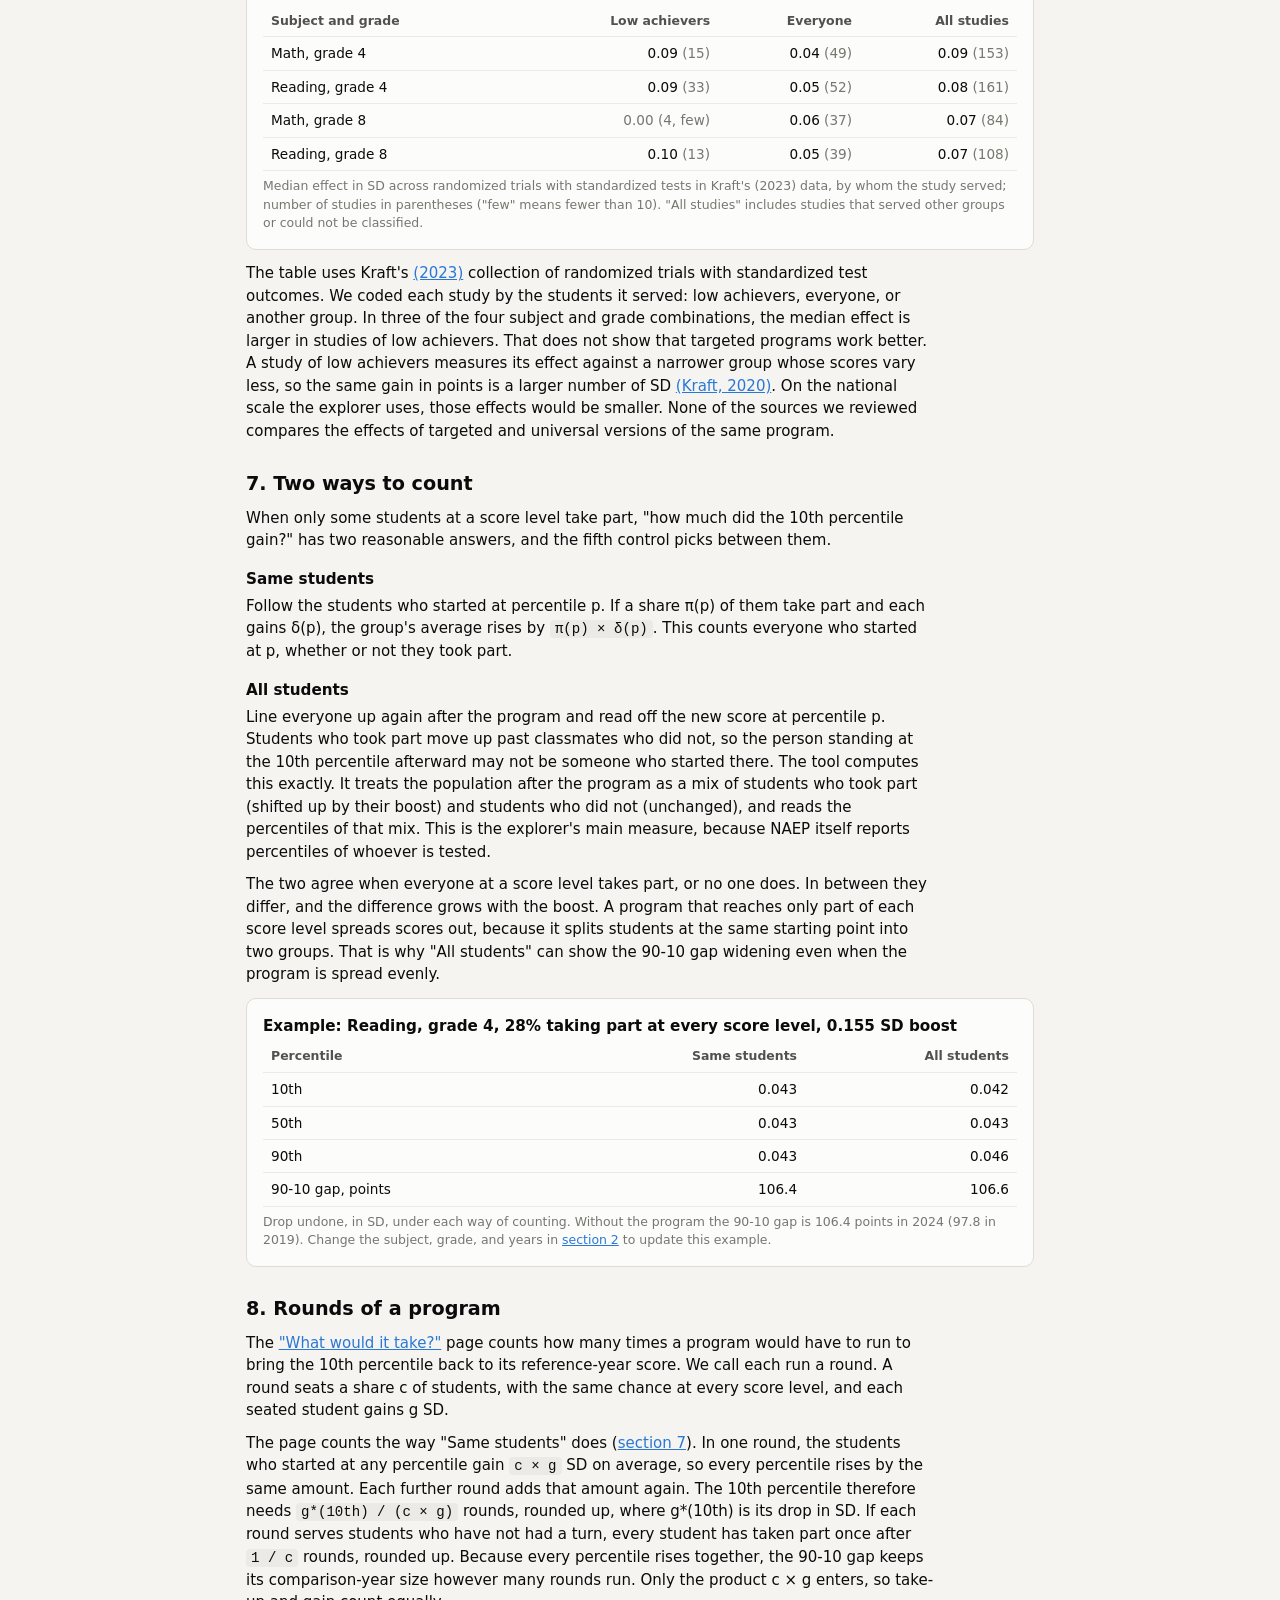
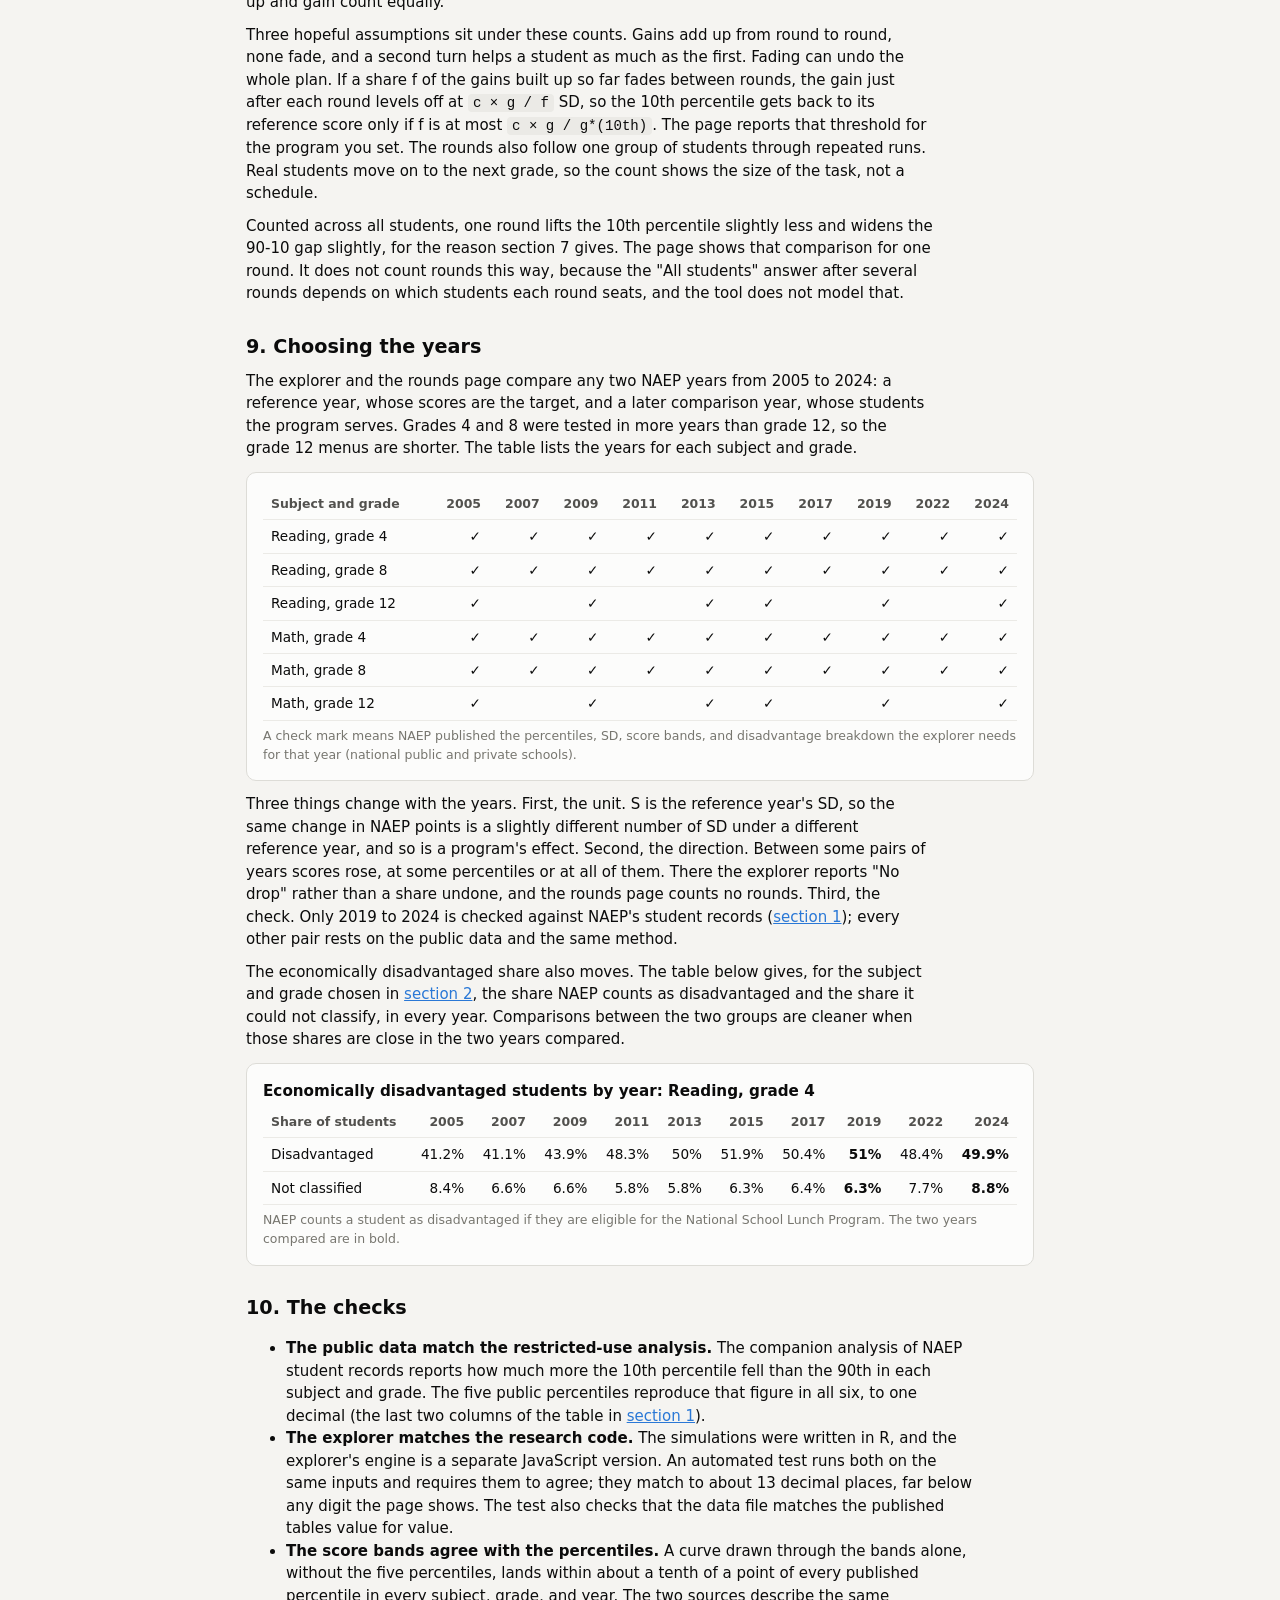
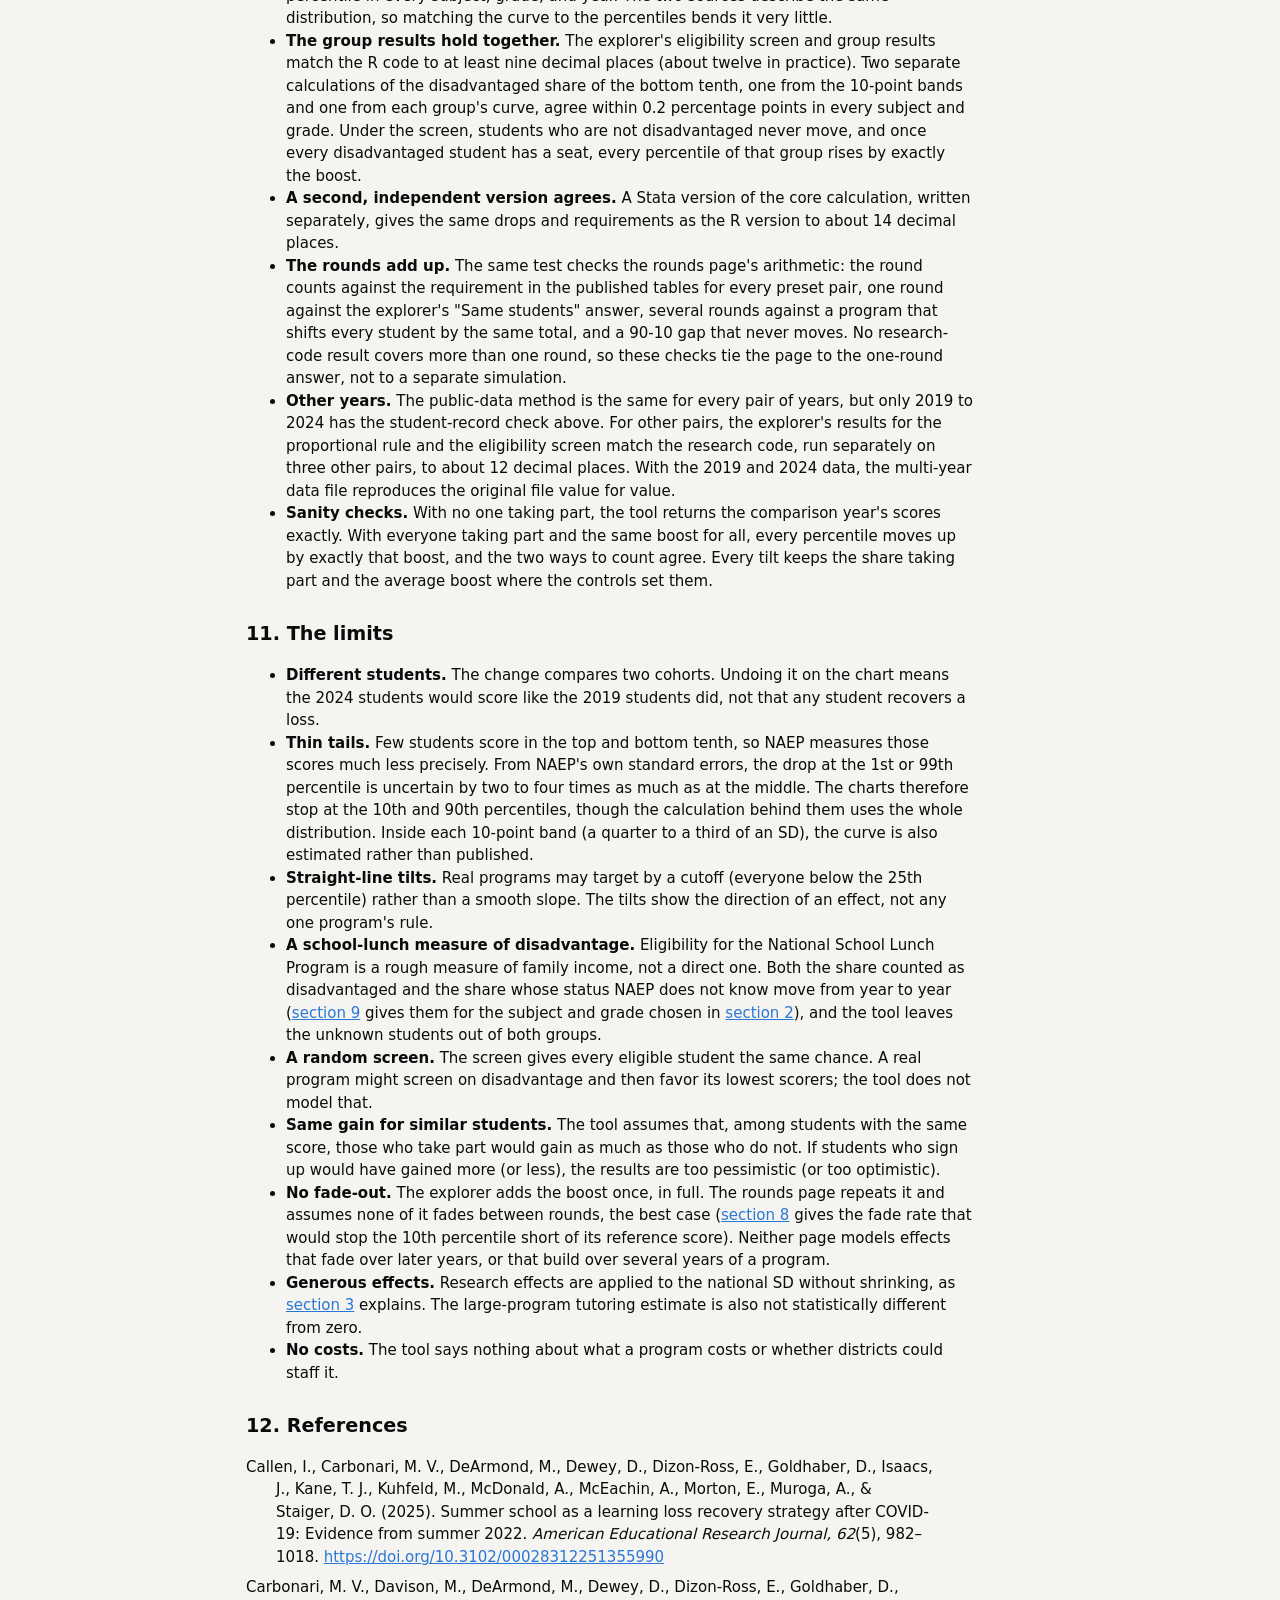
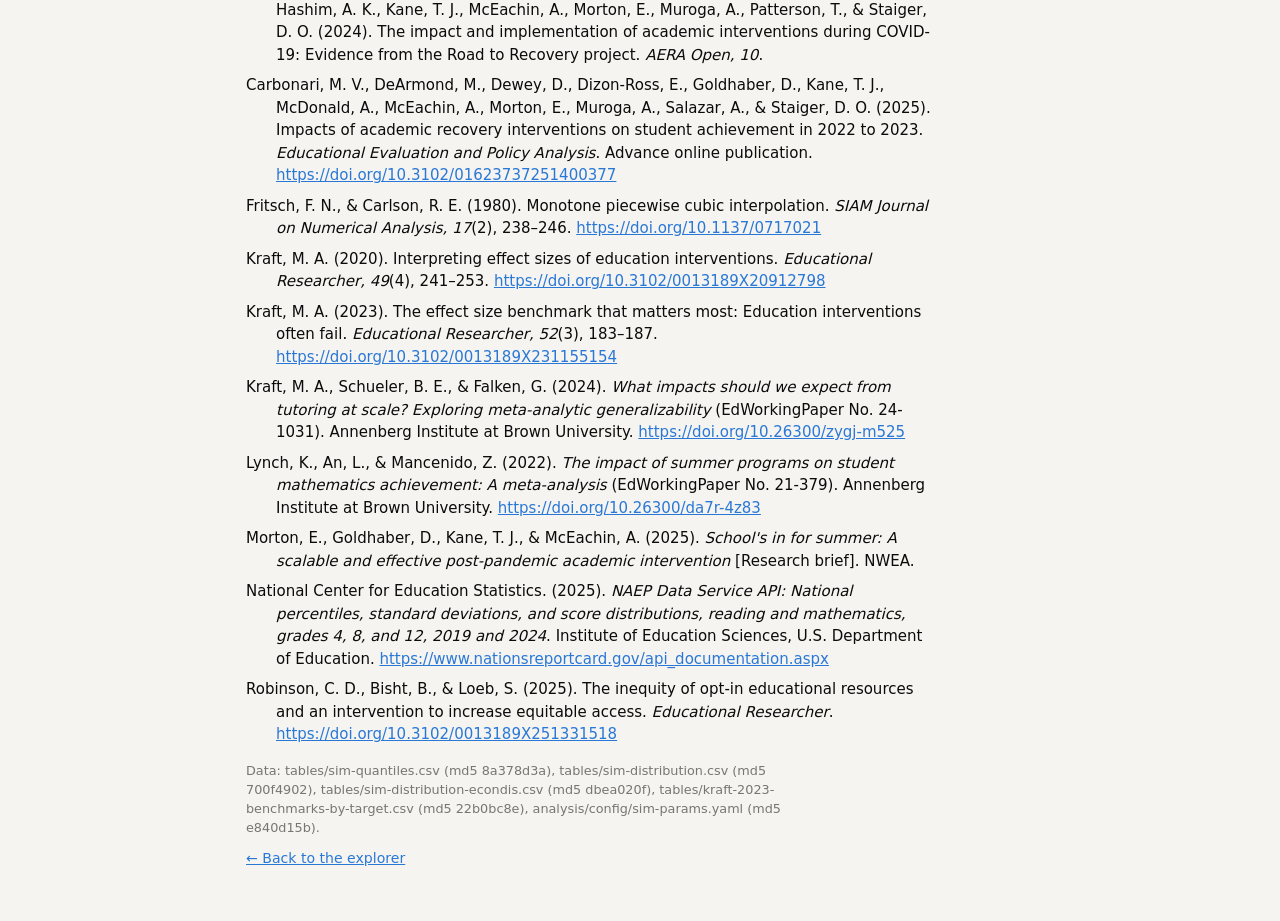
<file: docs/methods.html>
<!doctype html>
<!-- draft v5, 2026-10-03 (section 9, choosing the years; text follows the chosen pair); draft v4, 2026-10-01 (section 8, rounds of a program); draft v3, 2026-09-29 (eligibility screen and ED / not-ED results); sources: docs/cells.js (tables/sim-quantiles.csv, tables/sim-distribution.csv, tables/sim-distribution-econdis.csv, tables/kraft-2023-benchmarks-by-target.csv, analysis/config/sim-params.yaml), docs/engine.js, references/references.bib, source PDFs checked 2026-09-28 -->
<html lang="en">
<head>
<meta charset="utf-8">
<meta name="viewport" content="width=device-width, initial-scale=1">
<title>Explorer Methods</title>
<meta name="description" content="How the NAEP Recovery Explorer was built: the data, the drop, the program presets, the gradients, the two ways to count, rounds of a program, the checks, and the limits.">
<link rel="stylesheet" href="style.css?v=2026-10-03.3">
</head>
<body>
<div class="draft-banner" role="note">DRAFT - WORK IN PROGRESS</div>
<main class="doc">
  <p class="back"><a href="index.html">&larr; Back to the explorer</a></p>
  <h1>How the explorer works</h1>
  <p class="lede">This page explains where each number in the explorer comes from, what each control does, and
  what the tool leaves out. The tables and charts here read the same data file as the explorer, so they
  always match it. <a href="#rounds">Section 8</a> covers the <a href="rounds.html">"What would it take?"</a>
  page.</p>

  <nav class="card" aria-label="Contents">
    <h2>Contents</h2>
    <ol class="toc">
      <li><a href="#data">The data</a></li>
      <li><a href="#drop">The drop</a></li>
      <li><a href="#effects">How much the program helps</a></li>
      <li><a href="#participation">How many students take part</a></li>
      <li><a href="#who-takes-part">Who takes part</a></li>
      <li><a href="#who-gains">Who gains the most</a></li>
      <li><a href="#counting">Two ways to count</a></li>
      <li><a href="#rounds">Rounds of a program</a></li>
      <li><a href="#years">Choosing the years</a></li>
      <li><a href="#checks">The checks</a></li>
      <li><a href="#limits">The limits</a></li>
      <li><a href="#references">References</a></li>
    </ol>
  </nav>

  <!-- ============================================================ 1 -->
  <section id="data">
    <h2>1. The data</h2>
    <p>The explorer uses public NAEP results only. For each subject and grade, we took the national scores at
    the 10th, 25th, 50th, 75th, and 90th percentiles and the standard deviation in every year the explorer
    offers, from the NAEP Data Service <a href="#ref-naep">(National Center for Education Statistics [NCES],
    2025)</a>. "National" covers public and private schools together. The table shows how far each
    percentile's score fell from 2019 to 2024, the pair the project's paper studies and the only pair checked
    against NAEP's student records.
    From the same source we also took each year's score distribution: the share of students in every 10-point
    band of the scale. We took the same bands separately for students NAEP counts as economically disadvantaged
    and for students it does not, which the eligibility screen and the group results in
    <a href="#who-takes-part">section 5</a> use.</p>
    <div class="card">
      <div class="tbl-wrap"><table id="data-tbl"></table></div>
    </div>
    <p>Grade 12 math is reported on a 0 to 300 scale and the other five on a 0 to 500 scale, so NAEP points
    are not comparable across every row. The explorer therefore measures both the drop and the program in
    standard deviations (SD), using each subject and grade's own SD in the reference year
    (<a href="#years">section 9</a>).</p>
  </section>

  <!-- ============================================================ 2 -->
  <section id="drop">
    <h2>2. The drop</h2>
    <p>At each percentile p, the change is the comparison year's score minus the reference year's score at
    that percentile, written D(p); in the pair chosen below, that is <span data-yr="cmp">2024</span> minus <span data-yr="ref">2019</span>. Dividing by the reference
    year's SD, S, puts it in SD units: <span class="eq">D(p) / S</span>. That is the dashed line in the
    explorer. Its mirror image, <span class="eq">g*(p) = &minus;D(p) / S</span>, is what a program would have
    to add at percentile p to bring that percentile back to its <span data-yr="ref">2019</span> score. We call g*(p) the restoration
    requirement. Where scores rose between the two years, D(p) is positive and there is nothing to restore.</p>
    <p>To draw the whole curve, we use the five percentiles and the score bands together. Stacking the bands
    from the bottom of the scale up shows what share of students scored below each band's upper edge, so each
    band gives one point on the curve, 30 to 40 points per year. We add the five published percentiles as points too, so the curve matches them exactly. Through all
    of these points we draw, for each year separately, a smooth curve that never turns back on itself
    (monotone cubic interpolation; <a href="#ref-fc">Fritsch &amp; Carlson, 1980</a>). Because the bands
    cover the whole scale, no part of the curve rests on an assumed shape, including the parts below the 10th
    percentile and above the 90th. The charts still run only from the 10th to the 90th percentile, for the
    reason given in <a href="#limits">section 11</a>; the dots mark the five published percentiles.</p>
    <p>One cell needed care. In reading, grade 8, in 2017, the edge of the 310-point band falls 0.011
    percentile points from the published 90th percentile. Two points that close bend the curve sharply between
    them, so the tool drops that band point and keeps the published percentile, as it does when a band edge
    and a percentile coincide exactly. No other cell and year has a gap under 0.04 percentile points.</p>
    <div class="card">
      <h3>The change, in SD <select id="cell" class="inline-select" aria-label="Subject and grade"></select>
        <select id="ref" class="inline-select" aria-label="Reference year"></select> to
        <select id="cmp" class="inline-select" aria-label="Comparison year"></select></h3>
      <div class="chart" id="drop-chart"><div class="tip"></div></div>
      <p class="axis-cap">Percentile, from lowest-scoring students (left) to highest (right)</p>
    </div>
    <p>These are different students in each year. The <span data-yr="cmp">2024</span> fourth graders are not the <span data-yr="ref">2019</span> fourth graders, so
    the change compares two groups of students. It is a change across cohorts, not a measure of what any one
    student lost or gained.</p>
  </section>

  <!-- ============================================================ 3 -->
  <section id="effects">
    <h2>3. How much the program helps</h2>
    <p>The effect control sets the average boost, in SD, for a student who takes part. The buttons under it
    load estimates from research.</p>
    <div class="card">
      <div class="tbl-wrap"><table id="effects-tbl"></table></div>
    </div>
    <p>The two tutoring estimates come from a meta-analysis that sorted tutoring programs by how many
    students they served <a href="#ref-ksf">(Kraft, Schueler, &amp; Falken, 2024)</a>. We use the averages for
    U.S. programs measured with standardized tests, with math and reading pooled. Programs serving 1,000 or
    more students averaged <span data-effect="tut_scale"></span> SD, but that estimate is not statistically
    different from zero and rests on few studies; the full sample has only nine studies of programs that size.
    The explorer starts there anyway, because a national recovery effort would have to run at that scale.
    Programs serving 400 to 999 students averaged <span data-effect="tut_mid"></span> SD.</p>
    <p>The two summer estimates show how far practice fell short of research. A meta-analysis of summer math
    programs found an average effect of about <span data-effect="summer_math"></span> SD; it covers math only
    <a href="#ref-lynch">(Lynch, An, &amp; Mancenido, 2022)</a>. Summer programs that eight districts ran in
    2022 raised math scores by about <span data-effect="summer_real"></span> SD for students who attended at
    least one day, and had no detectable effect on reading <a href="#ref-callen">(Callen et al., 2025)</a>. A
    follow-up found about the same in 2023 <a href="#ref-morton">(Morton et al., 2025)</a>.</p>
    <p>Each estimate is an effect for students who took part, which is how the effect control is defined.</p>
    <p>For scale, the last column places each estimate in the distribution of 1,942 effects from 747
    randomized trials of education programs with standardized test outcomes
    <a href="#ref-kraft2020">(Kraft, 2020)</a>.</p>
    <p>One caution applies to every estimate. Studies measure effects in SD of their own samples, and those
    samples are usually narrower than the whole nation. Scores vary less in a narrow sample, so the same gain
    in points is a larger number of SD there than on the national scale
    <a href="#ref-kraft2020">(Kraft, 2020)</a>. The explorer applies each estimate to the national SD without
    shrinking it, so it gives programs the benefit of the doubt.</p>
  </section>

  <!-- ============================================================ 4 -->
  <section id="participation">
    <h2>4. How many students take part</h2>
    <p>The share control sets the fraction of all students in the grade who take part. This is the share who
    actually take part, not the share who are eligible or offered a seat.</p>
    <div class="card">
      <div class="tbl-wrap"><table id="part-tbl"></table></div>
    </div>
    <p>The district tutoring figure comes from a national survey of schools, the NCES School Pulse Panel.
    Among districts that offer high-dosage tutoring, about <span data-part="hdt_dist"></span> of district
    students take part <a href="#ref-ksf">(as reported by Kraft, Schueler, &amp; Falken, 2024, p. 14)</a>. It
    describes only districts that offer tutoring, so as a national share it is generous.</p>
    <p>The sign-up rate comes from a California charter network that offered all of its middle and high school
    students free, on-demand online tutoring in spring 2021. Without any encouragement,
    <span data-part="optin"></span> of students used it at least once
    <a href="#ref-robinson">(Robinson, Bisht, &amp; Loeb, 2025)</a>. That is a share of students offered the
    service, and the service was lighter than high-dosage tutoring.</p>
    <p>The summer figure is the average share of students in grades 1 to 8 who attended at least one day of
    summer programs in eight districts in 2022, 12.7 percent, rounded to <span data-part="summer"></span>
    <a href="#ref-callen">(Callen et al., 2025)</a>. Districts that recruited low performers reached only about
    one in four of the students they targeted.</p>
  </section>

  <!-- ============================================================ 5 -->
  <section id="who-takes-part">
    <h2>5. Who takes part</h2>
    <p>The five buttons tilt participation toward low or high scorers. Each is a straight line in percentile,
    <span class="eq">w(p) = 1 + k(p &minus; 50) / 40</span>, where k sets the slope. The line averages 1 across
    all students, so a tilt moves seats between score levels without changing how many students take part.
    The buttons are named by the ratio of the line at the 90th percentile to the line at the 10th: 1:4, 1:2,
    1:1, 2:1, and 4:1.</p>
    <p>No score level can have more than 100 percent taking part. When a tilt would push a level past 100
    percent, the tool fills that level and passes its extra seats to the levels that still have room, in
    proportion to the line, until every seat is placed. This is called water-filling. It keeps the total
    number of seats fixed, so a large program with a strong tilt flattens at the top.</p>
    <div class="card">
      <h3 id="tilt-title"></h3>
      <div class="legend" id="tilt-legend"></div>
      <div class="chart" id="tilt-chart"><div class="tip"></div></div>
      <p class="axis-cap">Percentile, from lowest-scoring students (left) to highest (right)</p>
    </div>
    <p>Who signs up matters. In the charter network described in <a href="#participation">section 4</a>,
    22.7 percent of students who had passed all their courses used the optional tutoring, compared with 11.6
    percent of students with a D or F <a href="#ref-robinson">(Robinson, Bisht, &amp; Loeb, 2025)</a>. Stronger
    students signed up about twice as often, a pattern the "More high scorers" button approximates.</p>
    <p>Programs can push the other way by recruiting low scorers, but targeting is imperfect. Summer programs
    that recruited struggling students did enroll more low performers than programs open to all
    <a href="#ref-callen">(Callen et al., 2025)</a>. In a study of recovery programs, though, 31 percent of the
    students in a math intervention meant for students at or below the 20th percentile scored above the 40th
    <a href="#ref-carb24">(Carbonari et al., 2024)</a>. The explorer starts at "All equally."</p>

    <h3 id="screen">Seats only for economically disadvantaged students</h3>
    <p>The "Economically disadvantaged only" button replaces the tilt with an eligibility rule. NAEP counts a
    student as economically disadvantaged if they are eligible for the National School Lunch Program. Under the
    rule, seats go at random to those students and to no one else.</p>
    <p>What that does at each score level depends on how many disadvantaged students are there. In every
    10-point band, the tool divides the disadvantaged students in the band by all students in it, using the <span data-yr="cmp">2024</span>
    score distributions from <a href="#data">section 1</a>, and places that share at the band's percentile. In
    <span data-ed="cell"></span>, disadvantaged students are <span data-ed="pop"></span> of all students,
    <span data-ed="s10"></span> of students at the 10th percentile, and <span data-ed="s90"></span> at the
    90th. If the program has seats for a share B of all students, each disadvantaged student's chance of a
    seat is B divided by their share of students, and the share taking part at a score level is that chance
    times the disadvantaged share there. A program with more seats than eligible students seats every one of
    them and leaves the rest empty, because the rule has no one else to give them to.</p>
    <p>The rule uses <span data-yr="cmp">2024</span> shares because the program serves <span data-yr="cmp">2024</span> students. Students whose status NAEP does not
    know (<span data-ed="info"></span> of students in <span data-yr="cmp">2024</span>) are never eligible.</p>

    <h3 id="groups">Results for disadvantaged students and everyone else</h3>
    <p>The explorer also shows each group's own distribution before and after the program. A disadvantaged
    student at a given percentile of their own group has some score, and that score sits at some percentile of
    all students. The program sees the second percentile: under a tilt, that is where the student's chance of a
    seat and size of boost are read. Under the eligibility screen, every disadvantaged student has the same
    chance and no one else has any. Each group's result is then counted the same way as the national one
    (<a href="#counting">section 7</a>).</p>
    <p>The chart plots each group against its own <span data-yr="ref">2019</span> score, so zero means that group is back where it was.
    The table gives the distance between the groups at the same percentile of each group, in NAEP points. Each
    group's curve runs through its own 10-point bands; NAEP's percentiles for each group are not used there.</p>
  </section>

  <!-- ============================================================ 6 -->
  <section id="who-gains">
    <h2>6. Who gains the most</h2>
    <p>The second set of buttons tilts the boost the same way, with the same five lines. The boost's average
    across all students stays at the value of the effect control, so a tilt toward low scorers gives them more
    and high scorers less, with no change in the average.</p>
    <div class="card">
      <div class="tbl-wrap"><table id="tilt-tbl"></table></div>
    </div>
    <p>The evidence on whether low or high achievers gain more from these programs is thin. The tutoring
    meta-analysis cites earlier work suggesting tutoring may help lower performers more, but does not test it
    <a href="#ref-ksf">(Kraft, Schueler, &amp; Falken, 2024)</a>. The summer meta-analysis had no measure of
    students' prior achievement <a href="#ref-lynch">(Lynch, An, &amp; Mancenido, 2022)</a>. The 2022 summer
    study found little consistent difference in effects by students' prior scores
    <a href="#ref-callen">(Callen et al., 2025)</a>. One tutoring evaluation, cited in a study of recovery
    programs, found larger effects for higher performers <a href="#ref-carb25">(Carbonari et al., 2025)</a>.
    The explorer therefore starts at "All equally" and treats the other buttons as what-ifs.</p>
    <div class="card">
      <h3>Effects in programs for low achievers and programs for everyone</h3>
      <div class="tbl-wrap"><table id="kraft-tbl"></table></div>
    </div>
    <p>The table uses Kraft's <a href="#ref-kraft2023">(2023)</a> collection of randomized trials with
    standardized test outcomes. We coded each study by the students it served: low achievers, everyone, or
    another group. <span id="kraft-count"></span> That does not show that targeted programs work better. A study
    of low achievers measures its effect against a narrower group whose scores vary less, so the same gain in
    points is a larger number of SD <a href="#ref-kraft2020">(Kraft, 2020)</a>. On the national scale the
    explorer uses, those effects would be smaller. None of the sources we reviewed compares the effects of
    targeted and universal versions of the same program.</p>
  </section>

  <!-- ============================================================ 7 -->
  <section id="counting">
    <h2>7. Two ways to count</h2>
    <p>When only some students at a score level take part, "how much did the 10th percentile gain?" has two
    reasonable answers, and the fifth control picks between them.</p>
    <h3>Same students</h3>
    <p>Follow the students who started at percentile p. If a share &pi;(p) of them take part and each gains
    &delta;(p), the group's average rises by <span class="eq">&pi;(p) &times; &delta;(p)</span>. This counts
    everyone who started at p, whether or not they took part.</p>
    <h3>All students</h3>
    <p>Line everyone up again after the program and read off the new score at percentile p. Students who took
    part move up past classmates who did not, so the person standing at the 10th percentile afterward may not
    be someone who started there. The tool computes this exactly. It treats the population after the program
    as a mix of students who took part (shifted up by their boost) and students who did not (unchanged), and
    reads the percentiles of that mix. This is the explorer's main measure, because NAEP itself reports
    percentiles of whoever is tested.</p>
    <p>The two agree when everyone at a score level takes part, or no one does. In between they differ, and
    the difference grows with the boost. A program that reaches only part of each score level spreads scores
    out, because it splits students at the same starting point into two groups. That is why "All students" can
    show the 90-10 gap widening even when the program is spread evenly.</p>
    <div class="card">
      <h3 id="count-title"></h3>
      <div class="tbl-wrap"><table id="count-tbl"></table></div>
    </div>
  </section>

  <!-- ============================================================ 8 -->
  <section id="rounds">
    <h2>8. Rounds of a program</h2>
    <p>The <a href="rounds.html">"What would it take?"</a> page counts how many times a program would have to
    run to bring the 10th percentile back to its reference-year score. We call each run a round. A round seats a share c
    of students, with the same chance at every score level, and each seated student gains g SD.</p>
    <p>The page counts the way "Same students" does (<a href="#counting">section 7</a>). In one round, the
    students who started at any percentile gain <span class="eq">c &times; g</span> SD on average, so every
    percentile rises by the same amount. Each further round adds that amount again. The 10th percentile
    therefore needs <span class="eq">g*(10th) / (c &times; g)</span> rounds, rounded up, where g*(10th) is its
    drop in SD. If each round serves students who have not had a turn, every student has taken part once after
    <span class="eq">1 / c</span> rounds, rounded up. Because every percentile rises together, the 90-10 gap
    keeps its comparison-year size however many rounds run. Only the product c &times; g enters, so take-up and gain count
    equally.</p>
    <p>Three hopeful assumptions sit under these counts. Gains add up from round to round, none fade, and a
    second turn helps a student as much as the first. Fading can undo the whole plan. If a share f of the gains
    built up so far fades between rounds, the gain just after each round levels off at
    <span class="eq">c &times; g / f</span> SD, so the 10th percentile gets back to its reference score only if f is at most
    <span class="eq">c &times; g / g*(10th)</span>. The page reports that threshold for the program you set.
    The rounds also follow one group of students through repeated runs. Real students move on to the next
    grade, so the count shows the size of the task, not a schedule.</p>
    <p>Counted across all students, one round lifts the 10th percentile slightly less and widens the 90-10 gap
    slightly, for the reason section 7 gives. The page shows that comparison for one round. It does not count
    rounds this way, because the "All students" answer after several rounds depends on which students each
    round seats, and the tool does not model that.</p>
  </section>

  <!-- ============================================================ 9 -->
  <section id="years">
    <h2>9. Choosing the years</h2>
    <p>The explorer and the rounds page compare any two NAEP years from 2005 to 2024: a reference year, whose
    scores are the target, and a later comparison year, whose students the program serves. Grades 4 and 8 were
    tested in more years than grade 12, so the grade 12 menus are shorter. The table lists the years for each
    subject and grade.</p>
    <div class="card">
      <div class="tbl-wrap"><table id="years-tbl"></table></div>
    </div>
    <p>Three things change with the years. First, the unit. S is the reference year's SD, so the same change in
    NAEP points is a slightly different number of SD under a different reference year, and so is a program's
    effect. Second, the direction. Between some pairs of years scores rose, at some percentiles or at all of
    them. There the explorer reports "No drop" rather than a share undone, and the rounds page counts no rounds.
    Third, the check. Only 2019 to 2024 is checked against NAEP's student records
    (<a href="#data">section 1</a>); every other pair rests on the public data and the same method.</p>
    <p>The economically disadvantaged share also moves. The table below gives, for the subject and grade chosen
    in <a href="#drop">section 2</a>, the share NAEP counts as disadvantaged and the share it could not
    classify, in every year. Comparisons between the two groups are cleaner when those shares are close in the
    two years compared.</p>
    <div class="card">
      <h3 id="ed-years-title"></h3>
      <div class="tbl-wrap"><table id="ed-years-tbl"></table></div>
    </div>
  </section>

  <!-- ============================================================ 10 -->
  <section id="checks">
    <h2>10. The checks</h2>
    <ul>
      <li><strong>The public data match the restricted-use analysis.</strong> The companion analysis of NAEP
      student records reports how much more the 10th percentile fell than the 90th in each subject and grade.
      The five public percentiles reproduce that figure in all six, to one decimal (the last two columns of the
      table in <a href="#data">section 1</a>).</li>
      <li><strong>The explorer matches the research code.</strong> The simulations were written in R, and the
      explorer's engine is a separate JavaScript version. An automated test runs both on the same inputs and
      requires them to agree; they match to about 13 decimal places, far below any digit the page shows. The
      test also checks that the data file matches the published tables value for value.</li>
      <li><strong>The score bands agree with the percentiles.</strong> A curve drawn through the bands alone,
      without the five percentiles, lands within about a tenth of a point of every published percentile in every
      subject, grade, and year. The two sources describe the same distribution, so matching the curve to the
      percentiles bends it very little.</li>
      <li><strong>The group results hold together.</strong> The explorer's eligibility screen and group results
      match the R code to at least nine decimal places (about twelve in practice). Two separate calculations of the disadvantaged share of the
      bottom tenth, one from the 10-point bands and one from each group's curve, agree within 0.2 percentage
      points in every subject and grade. Under the screen, students who are not disadvantaged never move, and
      once every disadvantaged student has a seat, every percentile of that group rises by exactly the boost.</li>
      <li><strong>A second, independent version agrees.</strong> A Stata version of the core calculation,
      written separately, gives the same drops and requirements as the R version to about 14 decimal places.</li>
      <li><strong>The rounds add up.</strong> The same test checks the rounds page's arithmetic: the round
      counts against the requirement in the published tables for every preset pair, one round against the
      explorer's "Same students" answer, several rounds against a program that shifts every student by the same
      total, and a 90-10 gap that never moves. No research-code result covers more than one round, so these
      checks tie the page to the one-round answer, not to a separate simulation.</li>
      <li><strong>Other years.</strong> The public-data method is the same for every pair of years, but only
      2019 to 2024 has the student-record check above. For other pairs, the explorer's results for the
      proportional rule and the eligibility screen match the research code, run separately on three other
      pairs, to about 12 decimal places. With the 2019 and 2024 data, the multi-year data file reproduces the
      original file value for value.</li>
      <li><strong>Sanity checks.</strong> With no one taking part, the tool returns the comparison year's scores exactly. With
      everyone taking part and the same boost for all, every percentile moves up by exactly that boost, and the
      two ways to count agree. Every tilt keeps the share taking part and the average boost where the controls
      set them.</li>
    </ul>
  </section>

  <!-- ============================================================ 11 -->
  <section id="limits">
    <h2>11. The limits</h2>
    <ul id="limits-list">
      <li><strong>Different students.</strong> The change compares two cohorts. Undoing it on the chart means the
      <span data-yr="cmp">2024</span> students would score like the <span data-yr="ref">2019</span> students did, not that any student recovers a loss.</li>
      <li><strong>Thin tails.</strong> Few students score in the top and bottom tenth, so NAEP measures those
      scores much less precisely. From NAEP's own standard errors, the drop at the 1st or 99th percentile is
      uncertain by two to four times as much as at the middle. The charts therefore stop at the 10th and 90th
      percentiles, though the calculation behind them uses the whole distribution. Inside each 10-point band
      (a quarter to a third of an SD), the curve is also estimated rather than published.</li>
      <li><strong>Straight-line tilts.</strong> Real programs may target by a cutoff (everyone below the 25th
      percentile) rather than a smooth slope. The tilts show the direction of an effect, not any one
      program's rule.</li>
      <li><strong>A school-lunch measure of disadvantage.</strong> Eligibility for the National School Lunch
      Program is a rough measure of family income, not a direct one. Both the share counted as disadvantaged
      and the share whose status NAEP does not know move from year to year (<a href="#years">section 9</a>
      gives them for the subject and grade chosen in <a href="#drop">section 2</a>), and the tool leaves the
      unknown students out of both groups.</li>
      <li><strong>A random screen.</strong> The screen gives every eligible student the same chance. A real
      program might screen on disadvantage and then favor its lowest scorers; the tool does not model that.</li>
      <li><strong>Same gain for similar students.</strong> The tool assumes that, among students with the same
      score, those who take part would gain as much as those who do not. If students who sign up would have
      gained more (or less), the results are too pessimistic (or too optimistic).</li>
      <li><strong>No fade-out.</strong> The explorer adds the boost once, in full. The rounds page repeats it
      and assumes none of it fades between rounds, the best case (<a href="#rounds">section 8</a> gives the
      fade rate that would stop the 10th percentile short of its reference score). Neither page models effects that fade over
      later years, or that build over several years of a program.</li>
      <li><strong>Generous effects.</strong> Research effects are applied to the national SD without shrinking,
      as <a href="#effects">section 3</a> explains. The large-program tutoring estimate is also not
      statistically different from zero.</li>
      <li><strong>No costs.</strong> The tool says nothing about what a program costs or whether districts could
      staff it.</li>
    </ul>
  </section>

  <!-- ============================================================ 12 -->
  <section id="references">
    <h2>12. References</h2>
    <ul class="refs" id="refs-list">
      <li id="ref-callen">Callen, I., Carbonari, M. V., DeArmond, M., Dewey, D., Dizon-Ross, E., Goldhaber, D.,
      Isaacs, J., Kane, T. J., Kuhfeld, M., McDonald, A., McEachin, A., Morton, E., Muroga, A., &amp; Staiger,
      D. O. (2025). Summer school as a learning loss recovery strategy after COVID-19: Evidence from summer 2022.
      <em>American Educational Research Journal, 62</em>(5), 982&ndash;1018.
      <a href="https://doi.org/10.3102/00028312251355990">https://doi.org/10.3102/00028312251355990</a></li>
      <li id="ref-carb24">Carbonari, M. V., Davison, M., DeArmond, M., Dewey, D., Dizon-Ross, E., Goldhaber, D.,
      Hashim, A. K., Kane, T. J., McEachin, A., Morton, E., Muroga, A., Patterson, T., &amp; Staiger, D. O.
      (2024). The impact and implementation of academic interventions during COVID-19: Evidence from the Road to
      Recovery project. <em>AERA Open, 10</em>.</li>
      <li id="ref-carb25">Carbonari, M. V., DeArmond, M., Dewey, D., Dizon-Ross, E., Goldhaber, D., Kane, T. J.,
      McDonald, A., McEachin, A., Morton, E., Muroga, A., Salazar, A., &amp; Staiger, D. O. (2025). Impacts of
      academic recovery interventions on student achievement in 2022 to 2023. <em>Educational Evaluation and
      Policy Analysis</em>. Advance online publication.
      <a href="https://doi.org/10.3102/01623737251400377">https://doi.org/10.3102/01623737251400377</a></li>
      <li id="ref-fc">Fritsch, F. N., &amp; Carlson, R. E. (1980). Monotone piecewise cubic interpolation.
      <em>SIAM Journal on Numerical Analysis, 17</em>(2), 238&ndash;246.
      <a href="https://doi.org/10.1137/0717021">https://doi.org/10.1137/0717021</a></li>
      <li id="ref-kraft2020">Kraft, M. A. (2020). Interpreting effect sizes of education interventions.
      <em>Educational Researcher, 49</em>(4), 241&ndash;253.
      <a href="https://doi.org/10.3102/0013189X20912798">https://doi.org/10.3102/0013189X20912798</a></li>
      <li id="ref-kraft2023">Kraft, M. A. (2023). The effect size benchmark that matters most: Education
      interventions often fail. <em>Educational Researcher, 52</em>(3), 183&ndash;187.
      <a href="https://doi.org/10.3102/0013189X231155154">https://doi.org/10.3102/0013189X231155154</a></li>
      <li id="ref-ksf">Kraft, M. A., Schueler, B. E., &amp; Falken, G. (2024). <em>What impacts should we expect
      from tutoring at scale? Exploring meta-analytic generalizability</em> (EdWorkingPaper No. 24-1031).
      Annenberg Institute at Brown University.
      <a href="https://doi.org/10.26300/zygj-m525">https://doi.org/10.26300/zygj-m525</a></li>
      <li id="ref-lynch">Lynch, K., An, L., &amp; Mancenido, Z. (2022). <em>The impact of summer programs on
      student mathematics achievement: A meta-analysis</em> (EdWorkingPaper No. 21-379). Annenberg Institute at
      Brown University. <a href="https://doi.org/10.26300/da7r-4z83">https://doi.org/10.26300/da7r-4z83</a></li>
      <li id="ref-morton">Morton, E., Goldhaber, D., Kane, T. J., &amp; McEachin, A. (2025). <em>School's in for
      summer: A scalable and effective post-pandemic academic intervention</em> [Research brief]. NWEA.</li>
      <li id="ref-naep">National Center for Education Statistics. (2025). <em>NAEP Data Service API: National
      percentiles, standard deviations, and score distributions, reading and mathematics, grades 4, 8, and 12,
      2019 and 2024</em>.
      Institute of Education Sciences, U.S. Department of Education.
      <a href="https://www.nationsreportcard.gov/api_documentation.aspx">https://www.nationsreportcard.gov/api_documentation.aspx</a></li>
      <li id="ref-robinson">Robinson, C. D., Bisht, B., &amp; Loeb, S. (2025). The inequity of opt-in educational
      resources and an intervention to increase equitable access. <em>Educational Researcher</em>.
      <a href="https://doi.org/10.3102/0013189X251331518">https://doi.org/10.3102/0013189X251331518</a></li>
    </ul>
    <p class="note" id="provenance"></p>
  </section>

  <p class="back"><a href="index.html">&larr; Back to the explorer</a></p>
</main>

<script src="cells.js?v=2026-10-03.3"></script>
<script src="years.js?v=2026-10-03.3"></script>
<script src="engine.js?v=2026-10-03.3"></script>
<script src="charts.js?v=2026-10-03.3"></script>
<script>
"use strict";
// Every table, chart, and config value on this page is read from cells.js
// or computed by engine.js, the same files the explorer uses, so the page
// cannot disagree with it. The only numbers typed into the prose are facts
// from the cited sources (study counts, unrounded rates), each next to its
// citation.
const D = globalThis.TOOL_DATA, Y = globalThis.TOOL_YEARS, E = globalThis.NAEPEngine;
const { ord, el, path, hover, frame, CURVE_P, onResize } = globalThis.NAEPCharts;
const { f1, f2, f3, fmtPct, cellName, configValue, chipName, tiltName, provenanceText,
        yearsOf, snapYears, fillYearSelects } = globalThis.NAEPShared;
const PS = D.percentiles;
const $ = (id) => document.getElementById(id);
const at = (cell, key, p) => cell[key][PS.indexOf(p)];

const G_DEFAULT = configValue(D.benchmarks, D.treated_effect);
const C_DEFAULT = configValue(D.participation, "hdt_dist");

// Each preset's readable citation is the config's `cite` field; a preset
// without one shows the config's `source` key string instead.
const sourceText = (x) => x.cite || x.source;

// ------------------------------------------------------------ 1. data table
(function dataTable() {
  const rows = D.cells.map((c) => {
    const dc = at(c, "d", 90) - at(c, "d", 10);
    return `<tr><td>${cellName(c.label)}</td><td>${f1(c.sd2019)}</td>` +
      PS.map((p) => `<td>${f1(at(c, "d", p))}</td>`).join("") +
      `<td>${f1(dc)}</td><td>${f1(D.table2a[c.label])}</td></tr>`;
  }).join("");
  $("data-tbl").innerHTML = `<thead><tr><th>Subject and grade</th><th>2019 SD</th>` +
    PS.map((p) => `<th>${ord(p)}</th>`).join("") +
    `<th>90th minus 10th</th><th>Restricted-use check</th></tr></thead><tbody>${rows}</tbody>` +
    `<caption>NAEP points. The percentile columns are the 2024 score minus the 2019 score (negative means a
    drop). "90th minus 10th" is how much more the 10th percentile fell than the 90th; the last column is the
    same figure from the companion analysis of NAEP student records.</caption>`;
})();

// ------------------------------------------------------------ 2. drop chart
// The subject, grade, and years chosen here drive the drop chart, the
// counting example, the screen numbers, the ED shares table, and every year
// named in the prose. This page cannot keep them in the URL hash as the
// explorer does, because the hash carries the section anchors the explorer
// links to (methods.html#effects), so it opens on the paper's pair.
const cellSel = $("cell");
const yearsCell = (label) => Y.cells.find((c) => c.label === label);
Y.cells.forEach((c) => cellSel.add(new Option(cellName(c.label), c.label)));
const yrs = { ref: Y.default_pair[0], cmp: Y.default_pair[1] };
function currentCell() { return E.pair(yearsCell(cellSel.value), yrs.ref, yrs.cmp); }

function drawDrop(cell) {
  // The no-program scenario gives the interpolated drop at every percentile.
  const res = E.scenario(cell, PS, { effect: 0, share: 0, kPart: 0, kEffect: 0, mode: "group" }, CURVE_P);
  const v = (r) => -r.gStar;
  const vals = res.curve.map(v);
  const lo = Math.min(-0.05, ...vals), hi = Math.max(0, ...vals), pad = (hi - lo) * 0.08;
  const F = frame("drop-chart", 720, 260, [lo - pad, hi > 0 ? hi + pad : 0], f2, 5);
  const ends = [res.knots[0], res.knots[res.knots.length - 1]];
  F.svg.setAttribute("aria-label", `The change from ${cell.ref} to ${cell.cmp} at each percentile, in SD, ${cellName(cell.label)}: ` +
    ends.map((r) => `${f3(v(r))} at the ${ord(r.p)}`).join(", ") + ".");
  el("path", { d: path(res.curve.map((r) => [F.x(r.p), F.y(v(r))])), fill: "none",
               stroke: "var(--series-before)", "stroke-width": 2, "stroke-dasharray": "5 4" }, F.svg);
  res.knots.forEach((r) => el("circle", { cx: F.x(r.p), cy: F.y(v(r)), r: 4, fill: "var(--series-before)",
                                          stroke: "var(--surface-1)", "stroke-width": 2 }, F.svg));
  hover(F, res.curve, (r) => F.y(v(r)), (r) =>
    `<div>${ord(r.p)} percentile${PS.includes(r.p) ? " (published)" : " (from the score bands)"}</div>` +
    `<div>Change: <b>${f3(v(r))}</b> SD, <b>${f1(r.qCmp_pts - r.qRef_pts)}</b> points</div>`);
}

// ------------------------------------------------------------ 3, 4. presets
// Where an effect sits in Kraft's (2020) distribution of RCT effects. Only
// the 10th, 50th, and 90th: Table 1 reports deciles, so the config's p25 and
// p75 are interpolations, not published values (see TODO.md).
const KRAFT2020_REPORTED = ["p10", "p50", "p90"];
const KRAFT2020 = KRAFT2020_REPORTED.map((k) => {
  if (!(k in D.kraft2020)) throw new Error(`cells.js kraft2020 has no ${k}`);
  return [Number(k.slice(1)), D.kraft2020[k]];
});
function kraftBracket(g) {
  const ks = KRAFT2020;
  if (g < ks[0][1]) return `below the ${ord(ks[0][0])}`;
  for (let i = 0; i < ks.length; i++) {
    if (g === ks[i][1]) return `at the ${ord(ks[i][0])}`;
    if (i + 1 < ks.length && g < ks[i + 1][1]) return `between the ${ord(ks[i][0])} and ${ord(ks[i + 1][0])}`;
  }
  return `above the ${ord(ks[ks.length - 1][0])}`;
}
$("effects-tbl").innerHTML = `<thead><tr><th>Button</th><th>Effect (SD)</th><th class="txt">Source</th>` +
  `<th class="txt">Among education RCTs</th></tr></thead><tbody>` +
  D.benchmarks.map((b) => `<tr><td>${chipName(b)}</td><td>${f3(b.g)}</td><td class="txt">${sourceText(b)}</td>` +
    `<td class="txt">${kraftBracket(b.g)} percentile</td></tr>`).join("") +
  `</tbody><caption>The explorer starts at ${f3(G_DEFAULT.g)} SD, the first row.
  Education RCT effects (Kraft, 2020, Table 1): ${KRAFT2020
    .map(([p, v]) => `${ord(p)} percentile ${f2(v)}`).join(", ")} SD.</caption>`;
$("part-tbl").innerHTML = `<thead><tr><th>Button</th><th>Share taking part</th><th class="txt">Source</th></tr></thead><tbody>` +
  D.participation.map((p) => `<tr><td>${chipName(p)}</td><td>${fmtPct(p.c)}</td><td class="txt">${sourceText(p)}</td></tr>`).join("") +
  `</tbody><caption>The explorer starts at ${fmtPct(C_DEFAULT.c)}, the district tutoring figure.</caption>`;

// ------------------------------------------------------------ 5, 6. tilts
// Button names from the explorer (shared labels), so the reader can match
// them up.
const PART_NAMES = Object.fromEntries(E.TILT_LEVELS.map((l) => [l.id, tiltName("part", l.id)]));
const EFFECT_NAMES = Object.fromEntries(E.TILT_LEVELS.map((l) => [l.id, tiltName("effect", l.id)]));
// Strong tilts solid, mild tilts dashed; low-scorer tilts blue, high-scorer
// tilts orange, neutral gray.
const TILT_STYLE = {
  "strong-neg": { stroke: "var(--series-after)" }, "mild-neg": { stroke: "var(--series-after)", dash: "5 4" },
  neutral: { stroke: "var(--series-before)" },
  "mild-pos": { stroke: "var(--series-effect)", dash: "5 4" }, "strong-pos": { stroke: "var(--series-effect)" },
};
function tiltChart() {
  const B = C_DEFAULT.c;
  $("tilt-title").textContent = `Share taking part at each percentile when ${fmtPct(B)} of students take part`;
  $("tilt-legend").innerHTML = E.TILT_LEVELS.map((l) => {
    const s = TILT_STYLE[l.id];
    return `<span><i class="sw${s.dash ? " dash" : ""}" style="border-color:${s.stroke}"></i>${PART_NAMES[l.id]} (${l.ratio})</span>`;
  }).join("");
  const lines = E.TILT_LEVELS.map((l) => ({ l, v: E.participation(B, l.k)(CURVE_P) }));
  const top = Math.max(...lines.flatMap((x) => x.v));
  const F = frame("tilt-chart", 720, 260, [0, Math.min(1, top * 1.1)], (v) => fmtPct(v), 5);
  F.svg.setAttribute("aria-label", `Share taking part at each percentile under the five tilts, with ${fmtPct(B)} of ` +
    `students taking part. The table in section 6 gives each line's 10th and 90th percentile values.`);
  lines.forEach(({ l, v }) => {
    const s = TILT_STYLE[l.id];
    el("path", { d: path(CURVE_P.map((p, i) => [F.x(p), F.y(v[i])])), fill: "none", stroke: s.stroke,
                 "stroke-width": 2, ...(s.dash ? { "stroke-dasharray": s.dash } : {}) }, F.svg);
  });
  const rows = CURVE_P.map((p, i) => ({ p, v: lines.map((x) => x.v[i]) }));
  // The hover dot sits on the neutral line, found by id rather than position.
  const iNeutral = E.TILT_LEVELS.findIndex((l) => l.id === "neutral");
  hover(F, rows, (r) => F.y(r.v[iNeutral]), (r) => `<div>${ord(r.p)} percentile</div>` +
    E.TILT_LEVELS.map((l, j) => `<div>${PART_NAMES[l.id]}: <b>${fmtPct(r.v[j])}</b></div>`).join(""));
}
tiltChart();
(function tiltTable() {
  const B = C_DEFAULT.c, g = G_DEFAULT.g;
  const rows = E.TILT_LEVELS.map((l) => {
    const pr = E.participation(B, l.k)([10, 90]);
    const w = E.tilt(l.k);
    return `<tr><td>${l.ratio}</td><td>${f2(l.k)}</td><td class="txt">${PART_NAMES[l.id]}</td><td>${fmtPct(pr[0])}</td><td>${fmtPct(pr[1])}</td>` +
      `<td class="txt">${EFFECT_NAMES[l.id]}</td><td>${f3(g * w(10))}</td><td>${f3(g * w(90))}</td></tr>`;
  }).join("");
  $("tilt-tbl").innerHTML = `<thead><tr><th>90th:10th</th><th>k</th><th class="txt">"Who takes part"</th><th>10th</th><th>90th</th>` +
    `<th class="txt">"Who gains the most"</th><th>10th (SD)</th><th>90th (SD)</th></tr></thead><tbody>${rows}</tbody>` +
    `<caption>The same five lines drive both controls. Participation is shown with ${fmtPct(B)} taking part,
    and the boost with an average of ${f3(g)} SD, the explorer's starting values.</caption>`;
})();

// Kraft (2023): programs for low achievers versus programs for everyone.
(function kraftTable() {
  const NAMES = { universal: "Everyone", targeted_low: "Low achievers", pooled: "All studies" };
  const groups = [...new Set(D.kraft_target.map((r) => `${r.grade}|${r.subject}`))];
  const COLS = ["targeted_low", "universal", "pooled"];
  const td = (r) => r ? `<td${r.thin ? ' class="thin"' : ""}>${f2(r.p50)} <span class="thin-note">(${r.studies}${r.thin ? ", few" : ""})</span></td>` : "<td>n/a</td>";
  // One lookup per grade and subject, used by both the table and the count.
  const byGroup = groups.map((gs) => {
    const [grade, subject] = gs.split("|");
    const pick = Object.fromEntries(COLS.map((t) => [t, D.kraft_target.find((r) =>
      String(r.grade) === grade && r.subject === subject && r.target === t)]));
    return { grade, subject, pick };
  });
  const rows = byGroup.map(({ grade, subject, pick }) =>
    `<tr><td>${subject}, grade ${grade}</td>${COLS.map((t) => td(pick[t])).join("")}</tr>`).join("");
  const pairs = byGroup.map(({ pick }) => [pick.targeted_low, pick.universal]).filter(([a, b]) => a && b);
  const larger = pairs.filter(([a, b]) => a.p50 > b.p50).length;
  const words = ["none", "one", "two", "three", "four", "five", "six", "seven", "eight"];
  $("kraft-count").textContent = `In ${words[larger] || larger} of the ${words[pairs.length] || pairs.length} ` +
    `subject and grade combinations, the median effect is larger in studies of low achievers.`;
  $("kraft-tbl").innerHTML = `<thead><tr><th>Subject and grade</th>${COLS
    .map((t) => `<th>${NAMES[t]}</th>`).join("")}</tr></thead><tbody>${rows}</tbody>` +
    `<caption>Median effect in SD across randomized trials with standardized tests in Kraft's (2023) data, by
    whom the study served; number of studies in parentheses ("few" means fewer than 10). "All studies"
    includes studies that served other groups or could not be classified.</caption>`;
})();

// ------------------------------------------------------------ 7. counting
function drawCounting(cell) {
  const g = G_DEFAULT.g, B = C_DEFAULT.c;
  const run = (mode, share) => E.scenario(cell, PS, { effect: g, share, kPart: 0, kEffect: 0, mode }, [10, 50, 90]);
  const grp = run("group", B), dist = run("distributional", B);
  $("count-title").textContent = `Example: ${cellName(cell.label)}, ${fmtPct(B)} taking part at every score level, ` +
    `${f3(g)} SD boost`;
  const rows = [10, 50, 90].map((p) => {
    const a = grp.knots.find((r) => r.p === p), b = dist.knots.find((r) => r.p === p);
    return `<tr><td>${ord(p)}</td><td>${f3(a.gain)}</td><td>${f3(b.gain)}</td></tr>`;
  }).join("");
  $("count-tbl").innerHTML = `<thead><tr><th>Percentile</th><th>Same students</th><th>All students</th></tr></thead>` +
    `<tbody>${rows}<tr><td>90-10 gap, points</td><td>${f1(grp.gap9010.post)}</td><td>${f1(dist.gap9010.post)}</td></tr></tbody>` +
    `<caption>Drop undone, in SD, under each way of counting. Without the program the 90-10 gap is
    ${f1(grp.gap9010.cmp)} points in ${cell.cmp} (${f1(grp.gap9010.ref)} in ${cell.ref}). Change the subject, grade, and years in
    <a href="#drop">section 2</a> to update this example.</caption>`;
}

// ------------------------------------------------------------ prose numbers
document.querySelectorAll("[data-effect]").forEach((n) => { n.textContent = f3(configValue(D.benchmarks, n.dataset.effect).g); });
document.querySelectorAll("[data-part]").forEach((n) => { n.textContent = fmtPct(configValue(D.participation, n.dataset.part).c); });

// ------------------------------------------------------------ provenance
$("provenance").textContent = provenanceText(D);

// ------------------------------------------------------------ 5. screen numbers
// The eligibility-screen paragraph's numbers, for the cell chosen in section 2.
function fillScreen(cell) {
  const s = (p) => E.edShareAt(cell.ed, [p])[0];
  const info = cell.ed.unknownCmp;
  const vals = { cell: cellName(cell.label), pop: fmtPct(cell.ed.pop), s10: fmtPct(s(10)), s90: fmtPct(s(90)),
                 info: fmtPct(info) };
  document.querySelectorAll("[data-ed]").forEach((n) => { n.textContent = vals[n.dataset.ed]; });
}

// ------------------------------------------------------------ 9. the years
// Which years each subject and grade offers, from years.js.
(function yearsTable() {
  const all = [...new Set(Y.cells.flatMap((c) => yearsOf(c)))].sort((a, b) => a - b);
  $("years-tbl").innerHTML = `<thead><tr><th>Subject and grade</th>${all.map((y) => `<th>${y}</th>`).join("")}</tr></thead>` +
    `<tbody>${Y.cells.map((c) => `<tr><td>${cellName(c.label)}</td>` +
      all.map((y) => `<td>${c.years[y] ? "&#10003;" : ""}</td>`).join("") + "</tr>").join("")}</tbody>` +
    `<caption>A check mark means NAEP published the percentiles, SD, score bands, and disadvantage breakdown
    the explorer needs for that year (national public and private schools).</caption>`;
})();
// The disadvantaged and unclassified shares in every year of the chosen cell,
// with the two years being compared in bold.
function edYears(yc) {
  $("ed-years-title").textContent = `Economically disadvantaged students by year: ${cellName(yc.label)}`;
  const bold = (y, t) => (y === yrs.ref || y === yrs.cmp ? `<b>${t}</b>` : t);
  const ys = yearsOf(yc);
  $("ed-years-tbl").innerHTML = `<thead><tr><th>Share of students</th>${ys.map((y) => `<th>${bold(y, y)}</th>`).join("")}</tr></thead>` +
    `<tbody><tr><td>Disadvantaged</td>${ys.map((y) => `<td>${bold(y, fmtPct(yc.years[y].ed.pop))}</td>`).join("")}</tr>` +
    `<tr><td>Not classified</td>${ys.map((y) => `<td>${bold(y, fmtPct(yc.years[y].ed.unknown))}</td>`).join("")}</tr></tbody>` +
    `<caption>NAEP counts a student as disadvantaged if they are eligible for the National School Lunch Program.
    The two years compared are in bold.</caption>`;
}

function render() {
  const yc = yearsCell(cellSel.value);
  fillYearSelects($("ref"), $("cmp"), yc, yrs.ref, yrs.cmp);
  document.querySelectorAll("[data-yr]").forEach((n) => { n.textContent = yrs[n.dataset.yr]; });
  const c = currentCell(); drawDrop(c); drawCounting(c); fillScreen(c); edYears(yc);
}
// A new cell or reference year keeps the pair valid, as on the explorer.
cellSel.addEventListener("change", () => {
  [yrs.ref, yrs.cmp] = snapYears(yearsCell(cellSel.value), yrs.ref, yrs.cmp, Y.default_pair); render();
});
$("ref").addEventListener("change", (e) => {
  [yrs.ref, yrs.cmp] = snapYears(yearsCell(cellSel.value), Number(e.target.value), yrs.cmp, Y.default_pair); render();
});
$("cmp").addEventListener("change", (e) => { yrs.cmp = Number(e.target.value); render(); });
// Charts are drawn at their container's width (frame()), so redraw both the
// cell's charts and the tilt chart when the window width changes.
onResize(() => { render(); tiltChart(); });
render();
</script>
</body>
</html>
</file>
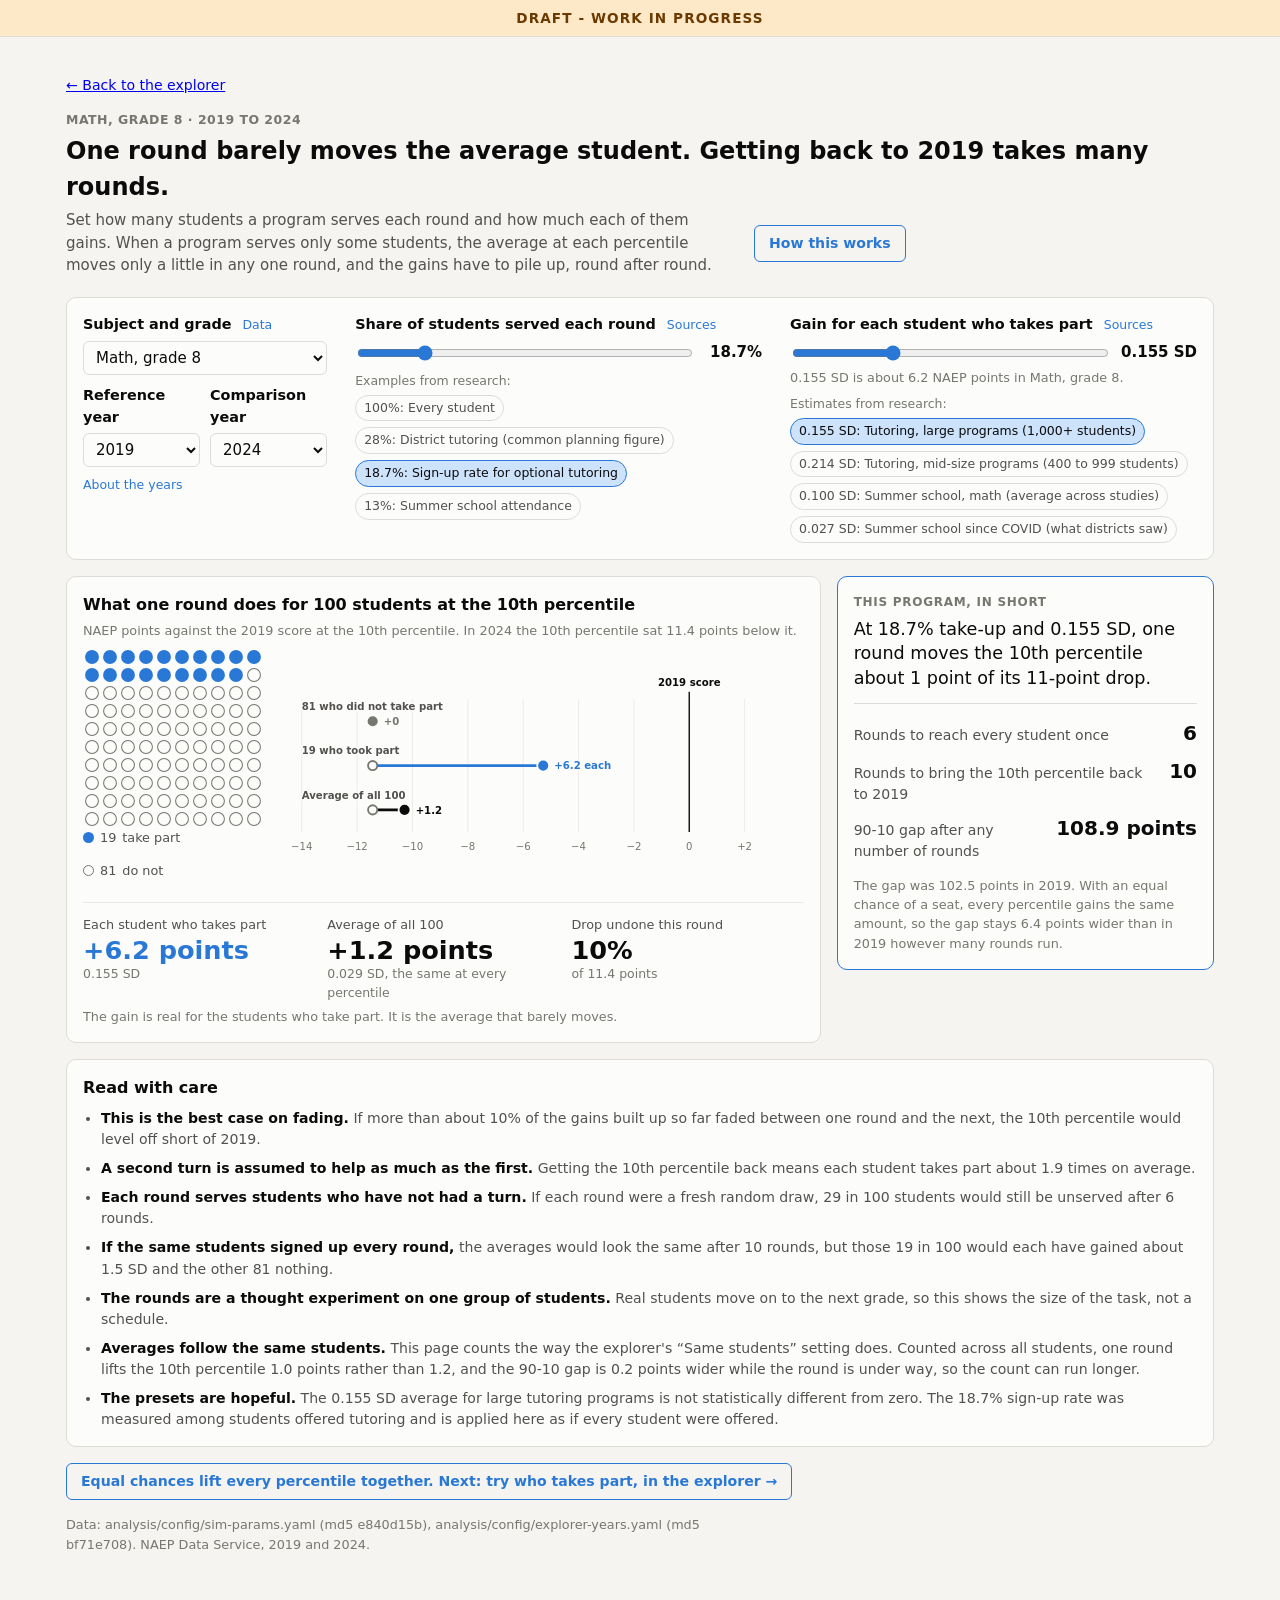
<file: docs/rounds.html>
<!doctype html>
<!-- draft v1, 2026-10-01 (port of design/canvas/B1-Requirement.dc.html, commit e80ce1c); sources: tables/sim-quantiles.csv, analysis/config/sim-params.yaml (via docs/cells.js), docs/engine.js rounds() and scenario() -->
<html lang="en">
<head>
<meta charset="utf-8">
<meta name="viewport" content="width=device-width, initial-scale=1">
<title>What Would It Take?</title>
<meta name="description" content="How many rounds of a tutoring or summer program it would take to bring NAEP scores at the 10th percentile back to an earlier year's level.">
<link rel="stylesheet" href="style.css?v=2026-10-03.3">
</head>
<body>
<div class="draft-banner" role="note">DRAFT - WORK IN PROGRESS</div>
<main>
  <p class="back"><a id="back-link" href="index.html">&larr; Back to the explorer</a></p>
  <p class="eyebrow" id="eyebrow"></p>
  <h1 id="headline"></h1>
  <div class="lede-row">
    <p class="lede">Set how many students a program serves each round and how much each of them gains. When a
    program serves only some students, the average at each percentile moves only a little in any one round, and
    the gains have to pile up, round after round.</p>
    <a class="btn" href="methods.html#rounds">How this works</a>
  </div>

  <!-- Controls -->
  <form class="card rounds-controls" id="controls" onsubmit="return false">
    <div>
      <label class="ctl-label" for="cell">Subject and grade <a class="why" href="methods.html#data">Data</a></label>
      <select id="cell"></select>
      <div class="year-row">
        <div>
          <label class="ctl-label" for="ref">Reference year</label>
          <select id="ref"></select>
        </div>
        <div>
          <label class="ctl-label" for="cmp">Comparison year</label>
          <select id="cmp"></select>
        </div>
      </div>
      <p class="years-link"><a class="why" href="methods.html#years">About the years</a></p>
    </div>
    <div>
      <label class="ctl-label" for="share">Share of students served each round <a class="why" href="methods.html#participation">Sources</a></label>
      <div class="ctl-row">
        <input type="range" id="share" min="0" max="100" step="0.1">
        <span class="ctl-value" id="share-v"></span>
      </div>
      <p class="chips-label">Examples from research:</p>
      <div class="chips" id="share-chips"></div>
    </div>
    <div>
      <label class="ctl-label" for="effect">Gain for each student who takes part <a class="why" href="methods.html#effects">Sources</a></label>
      <div class="ctl-row">
        <input type="range" id="effect" min="0" max="0.5" step="0.001">
        <span class="ctl-value" id="effect-v"></span>
      </div>
      <p class="ctl-help" id="effect-help"></p>
      <p class="chips-label">Estimates from research:</p>
      <div class="chips" id="effect-chips"></div>
    </div>
  </form>

  <div class="rounds-top">
    <!-- One round, at the 10th percentile -->
    <section class="card">
      <h2>What one round does for 100 students at the 10th percentile</h2>
      <p class="sub" id="one-sub"></p>
      <div class="one-round">
        <div>
          <div class="chart waffle" id="waffle"></div>
          <div class="legend">
            <span><i class="sw dot" style="background:var(--series-after)"></i><span id="n-in"></span> take part</span>
            <span><i class="sw dot ring"></i><span id="n-out"></span> do not</span>
          </div>
        </div>
        <div class="chart" id="dumbbell"></div>
      </div>
      <div class="tiles one-tiles">
        <div class="tile"><div class="k">Each student who takes part</div><div class="v accent" id="t-part"></div><div class="s" id="t-part-s"></div></div>
        <div class="tile"><div class="k">Average of all 100</div><div class="v" id="t-avg"></div><div class="s" id="t-avg-s"></div></div>
        <div class="tile"><div class="k">Drop undone this round</div><div class="v" id="t-und"></div><div class="s" id="t-und-s"></div></div>
      </div>
      <p class="ctl-help" id="one-note"></p>
    </section>

    <!-- Summary -->
    <aside class="card summary" aria-label="This program, in short">
      <p class="summary-k">This program, in short</p>
      <p class="summary-lead" id="lead"></p>
      <dl class="summary-dl">
        <div><dt>Rounds to reach every student once</dt><dd id="s-reach"></dd></div>
        <div><dt>Rounds to bring the 10th percentile back to <span data-yr="ref">2019</span></dt><dd id="s-rest"></dd></div>
        <div><dt>90-10 gap after any number of rounds</dt><dd id="s-gap"></dd></div>
      </dl>
      <p class="ctl-help" id="gap-note"></p>
    </aside>
  </div>

  <!-- Caveats -->
  <section class="card care-card">
    <h2>Read with care</h2>
    <ul class="care" id="care"></ul>
  </section>

  <p><a class="btn" id="next-link" href="index.html">Equal chances lift every percentile together. Next: try who takes part, in the explorer &rarr;</a></p>
  <p class="note" id="provenance"></p>
</main>

<script src="cells.js?v=2026-10-03.3"></script>
<script src="years.js?v=2026-10-03.3"></script>
<script src="engine.js?v=2026-10-03.3"></script>
<script src="charts.js?v=2026-10-03.3"></script>
<script>
"use strict";
// The "What would it take?" view: question 1 of the project, read as rounds
// of a program. Every number comes from cells.js through NAEPEngine.rounds
// (the arithmetic, tested in analysis/tests/test-tool-engine.mjs) and, for
// the one "All students" comparison, NAEPEngine.scenario. Nothing about a
// cell is typed here.
const D = globalThis.TOOL_DATA, Y = globalThis.TOOL_YEARS, E = globalThis.NAEPEngine;
const { el } = globalThis.NAEPCharts;
const { f1, f3, fmtPct, cellName, configValue, chipName, provenanceText, snapYears, fillYearSelects } = globalThis.NAEPShared;
const PS = D.percentiles;
const $ = (id) => document.getElementById(id);
const MINUS = "−", EPS = 1e-9;

// ---------------------------------------------------------------- state
// Defaults are the design's: Math, grade 8 (the cell the other design
// studies use), the opt-in tutoring take-up, and the pipeline's treated
// effect, with the paper's years. The hash keys match the explorer's (cell,
// ref, cmp, share, effect), so a link between the two pages keeps the settings.
const yearsCell = (label) => Y.cells.find((c) => c.label === label);
const defaults = {
  cell: (Y.cells.find((c) => c.label === "Math G8") || Y.cells[0]).label,
  ref: Y.default_pair[0], cmp: Y.default_pair[1],
  share: configValue(D.participation, "optin").c,
  effect: configValue(D.benchmarks, D.treated_effect).g,
};
const state = Object.assign({}, defaults, readHash());

function readHash() {
  const out = {};
  try {
    new URLSearchParams(location.hash.slice(1)).forEach((v, k) => {
      if (!(k in defaults)) return;            // the explorer's other keys are ignored here
      if (k === "share" || k === "effect") {
        // Clamp to the slider's range (share is stored 0-1, its slider 0-100).
        const n = Number(v), inp = $(k), scale = k === "share" ? 100 : 1;
        if (Number.isFinite(n)) out[k] = Math.min(Number(inp.max), Math.max(Number(inp.min), n * scale)) / scale;
      } else out[k] = v;
    });
  } catch (e) { /* malformed hash: ignore and use defaults */ }
  if (out.cell && !yearsCell(out.cell)) delete out.cell;
  // Years from a link are corrected to a valid pair for the cell.
  [out.ref, out.cmp] = snapYears(yearsCell(out.cell || defaults.cell), out.ref, out.cmp, Y.default_pair);
  return out;
}
const hashOf = (extra) => new URLSearchParams({ cell: state.cell, ref: state.ref, cmp: state.cmp, share: state.share.toFixed(3),
                                                effect: state.effect.toFixed(3), ...extra }).toString();
function writeHash() { history.replaceState(null, "", "#" + hashOf()); }

// ---------------------------------------------------------------- controls
const cellSel = $("cell");
Y.cells.forEach((c) => cellSel.add(new Option(cellName(c.label), c.label)));
function chip(parent, text, title, onClick) {
  const b = document.createElement("button");
  b.type = "button"; b.className = "chip"; b.textContent = text; b.title = title;
  b.addEventListener("click", onClick); parent.appendChild(b);
  return b;
}
// Presets in the order the explorer shows them; the chip for the current
// value is marked pressed.
const shareChips = D.participation.map((p) => ({ v: p.c, b: chip($("share-chips"), `${fmtPct(p.c)}: ${chipName(p)}`,
  "Source: " + p.source, () => { state.share = p.c; sync(); }) }));
const effectChips = D.benchmarks.map((b) => ({ v: b.g, b: chip($("effect-chips"), `${f3(b.g)} SD: ${chipName(b)}`,
  "Source: " + b.source, () => { state.effect = b.g; sync(); }) }));

// A new cell keeps the chosen years if it has them, or moves to the nearest
// ones it does; a new reference pulls the comparison along if needed.
cellSel.addEventListener("change", () => {
  state.cell = cellSel.value;
  [state.ref, state.cmp] = snapYears(yearsCell(state.cell), state.ref, state.cmp, Y.default_pair);
  sync();
});
$("ref").addEventListener("change", (e) => {
  [state.ref, state.cmp] = snapYears(yearsCell(state.cell), Number(e.target.value), state.cmp, Y.default_pair);
  sync();
});
$("cmp").addEventListener("change", (e) => { state.cmp = Number(e.target.value); sync(); });
$("share").addEventListener("input", (e) => { state.share = Number(e.target.value) / 100; sync(); });
$("effect").addEventListener("input", (e) => { state.effect = Number(e.target.value); sync(); });

let pending = false;
function sync() {
  cellSel.value = state.cell;
  fillYearSelects($("ref"), $("cmp"), yearsCell(state.cell), state.ref, state.cmp);
  document.querySelectorAll("[data-yr]").forEach((n) => { n.textContent = state[n.dataset.yr]; });
  $("share").value = (state.share * 100).toFixed(1); $("share-v").textContent = fmtPct(state.share);
  $("effect").value = state.effect; $("effect-v").textContent = f3(state.effect) + " SD";
  for (const { v, b } of shareChips) b.setAttribute("aria-pressed", String(Math.abs(v - state.share) < 1e-6));
  for (const { v, b } of effectChips) b.setAttribute("aria-pressed", String(Math.abs(v - state.effect) < 1e-6));
  schedule();
}
// One render per frame, so dragging a slider does not queue a render for
// every input event.
function schedule() {
  if (!pending) { pending = true; requestAnimationFrame(() => { pending = false; render(); }); }
}

// ---------------------------------------------------------------- format
// Signed whole points for axis labels, with a true minus sign.
const signed = (v) => (Math.abs(v) < EPS ? "0" : (v < 0 ? MINUS : "+") + Math.abs(v).toFixed(0));
// Whole-point ticks (step 1, 2, 5, 10, 20, ...) spanning lo to hi in at most
// n intervals, so every label is exact. niceTicks can pick 2.5.
function pointTicks(lo, hi, n) {
  let step = 1;
  for (let mag = 1; ; mag *= 10) {
    const s = [1, 2, 5].map((f) => f * mag).find((v) => Math.ceil(hi / v) - Math.floor(lo / v) <= n);
    if (s) { step = s; break; }
  }
  const out = [];
  for (let t = Math.floor(lo / step) * step; t <= Math.ceil(hi / step) * step + EPS; t += step) out.push(t);
  return out;
}
const roundsWord = (n) => `${n} ${n === 1 ? "round" : "rounds"}`;
// "About 1 point", "0.4 points": small steps keep their decimal.
function pointsPhrase(v) {
  if (v < 0.05) return "less than 0.1 points";
  if (v < 0.95) return `${f1(v)} points`;
  return Math.round(v) === 1 ? "about 1 point" : `about ${Math.round(v)} points`;
}
// Share of the drop undone, as a percent that keeps a decimal when small.
// The tile form starts a line ("All of it", "Under 0.1%"); the inline form
// sits mid-sentence ("all of it", "under 0.1%").
function pctPhrase(x, inline = false) {
  const v = x * 100;
  const t = v >= 100 - EPS ? "All of it" : v > 0 && v < 0.05 ? "Under 0.1%"
    : (v > 0 && v < 10 ? f1(v) : Math.round(v)) + "%";
  return inline ? t.charAt(0).toLowerCase() + t.slice(1) : t;
}
// "29 in 100 students", or "fewer than 1 in 100 students" rather than "0 in 100".
function unserved(x) { const n = Math.round(x * 100); return n >= 1 ? `${n} in 100 students` : "fewer than 1 in 100 students"; }
// "those 19 in 100" and "the other 81", or wording that does not round a
// small take-up to zero students.
function whoTookPart(c) {
  const n = Math.round(c * 100);
  return n >= 1 ? [`those ${n} in 100`, `the other ${100 - n}`] : ["those few students", "everyone else"];
}

// ---------------------------------------------------------------- render
function render() {
  writeHash();
  const cell = E.pair(yearsCell(state.cell), state.ref, state.cmp);
  const c = state.share, g = state.effect, name = cellName(cell.label);
  const R = E.rounds(cell, PS, c, g);

  $("eyebrow").textContent = `${name} · ${state.ref} to ${state.cmp}`;
  $("headline").textContent = headline(R);
  $("effect-help").textContent = `${f3(g)} SD is about ${f1(R.gainPts)} NAEP points in ${name}.`;
  drawOneRound(R, c);
  drawSummary(R, c, g, name);
  drawCare(cell, R, c, g);

  // Links that carry the settings to the explorer. "Same students" is the
  // way this page counts, so the explorer opens on it.
  $("back-link").href = "index.html#" + hashOf();
  $("next-link").href = "index.html#" + hashOf({ mode: "group" });
  $("provenance").textContent = provenanceText(Y) + ` NAEP Data Service, ${state.ref} and ${state.cmp}.`;
}

// The headline follows the settings, so it never contradicts the numbers.
function headline(R) {
  if (R.rounds10 === 0) return `The 10th percentile is already at or above its ${state.ref} score.`;
  if (R.rounds10 === null) return `With no seats or no gain, the 10th percentile never gets back to ${state.ref}.`;
  if (R.rounds10 <= 1) return `At these settings, one round brings the 10th percentile back to ${state.ref}.`;
  if (R.shareUndonePerRound < 0.2)
    return `One round barely moves the average student. Getting back to ${state.ref} takes many rounds.`;
  return `Getting the 10th percentile back to ${state.ref} takes ${roundsWord(R.rounds10)}.`;
}

// ------------------------------------------------ one round (waffle, dumbbell, tiles)
function drawOneRound(R, c) {
  const nT = Math.round(c * 100);
  $("n-in").textContent = nT; $("n-out").textContent = 100 - nT;
  $("one-sub").textContent = `NAEP points against the ${state.ref} score at the 10th percentile. In ${state.cmp} ` +
    `the 10th percentile sat ${f1(Math.abs(R.drop10))} points ${R.drop10 >= 0 ? "below" : "above"} it.`;

  // Waffle: 100 students, the first nT filled.
  const wbox = $("waffle");
  wbox.querySelector("svg")?.remove();
  const ws = el("svg", { viewBox: "0 0 260 260", role: "img", "aria-label": `${nT} of 100 students take part in one round` });
  wbox.prepend(ws);
  for (let i = 0; i < 100; i++) {
    const x = 13 + (i % 10) * 26, y = 13 + Math.floor(i / 10) * 26;
    el("circle", i < nT ? { cx: x, cy: y, r: 10, fill: "var(--series-after)" }
                        : { cx: x, cy: y, r: 9.25, fill: "var(--surface-1)", stroke: "var(--text-muted)", "stroke-width": 1.5 }, ws);
  }

  // Dumbbell: three rows against the reference-year score (zero).
  const W = 560, H = 196, L = 16, Rm = 64, start = -R.drop10, part = start + R.gainPts, avg = start + R.perRoundPts;
  const lo = Math.min(start, -1), hi = Math.max(part, 1), pad = (hi - lo) * 0.06;
  const ticks = pointTicks(lo - pad, hi + pad, 8);
  const x0 = Math.min(ticks[0], lo - pad), x1 = Math.max(ticks[ticks.length - 1], hi + pad);
  const x = (v) => L + (v - x0) / (x1 - x0) * (W - L - Rm);
  const box = $("dumbbell");
  box.querySelector("svg")?.remove();
  const svg = el("svg", { viewBox: `0 0 ${W} ${H}`, role: "img",
    "aria-label": `At the 10th percentile, one round lifts students who take part ${f1(R.gainPts)} points and the average of all 100 ${f1(R.perRoundPts)} points` });
  box.prepend(svg);
  const ax = el("g", { class: "axis" }, svg);
  ticks.forEach((t) => {
    el("line", { class: "gridline", x1: x(t), x2: x(t), y1: 24, y2: 168 }, ax);
    el("text", { x: x(t), y: 188, "text-anchor": "middle" }, ax).textContent = signed(t);
  });
  el("line", { x1: x(0), x2: x(0), y1: 16, y2: 168, stroke: "var(--text-primary)", "stroke-width": 1.5 }, svg);
  el("text", { x: x(0), y: 10, "text-anchor": "middle", class: "direct-label strong" }, svg).textContent = `${state.ref} score`;
  const row = (y, label, to, color, value) => {
    el("text", { x: L, y: y - 12, class: "direct-label" }, svg).textContent = label;
    if (to !== null) {
      el("line", { x1: x(start), x2: x(to), y1: y, y2: y, stroke: color, "stroke-width": 3 }, svg);
      el("circle", { cx: x(start), cy: y, r: 5, fill: "var(--surface-1)", stroke: "var(--series-before)", "stroke-width": 2 }, svg);
    }
    const end = to === null ? start : to;
    el("circle", { cx: x(end), cy: y, r: 6.5, fill: color, stroke: "var(--surface-1)", "stroke-width": 2 }, svg);
    el("text", { x: x(end) + 12, y: y + 4, class: "direct-label strong", style: `fill:${color}` }, svg).textContent = value;
  };
  row(48, `${100 - nT} who did not take part`, null, "var(--series-before)", "+0");
  row(96, `${nT} who took part`, part, "var(--series-after)", `+${f1(R.gainPts)} each`);
  row(144, "Average of all 100", avg, "var(--text-primary)", `+${f1(R.perRoundPts)}`);

  $("t-part").textContent = `+${f1(R.gainPts)} points`;
  $("t-part-s").textContent = `${f3(state.effect)} SD`;
  $("t-avg").textContent = `+${f1(R.perRoundPts)} points`;
  $("t-avg-s").textContent = `${f3(R.perRound)} SD, the same at every percentile`;
  const noDrop = R.drop10 <= 0;
  $("t-und").textContent = noDrop ? "No drop" : R.perRound > 0 ? pctPhrase(R.shareUndonePerRound) : "0%";
  $("t-und-s").textContent = noDrop ? "the 10th percentile did not fall" : `of ${f1(R.drop10)} points`;
  $("one-note").textContent = R.perRound <= 0 ? "With no seats or no gain, no one moves."
    : c >= 1 - EPS ? "Every student takes part here, so the average moves as much as each student does."
    : R.shareUndonePerRound < 0.25 ? "The gain is real for the students who take part. It is the average that barely moves."
    : "The gain is real for the students who take part. The average moves by the take-up share of it.";
}

// ------------------------------------------------ summary card
function drawSummary(R, c, g, name) {
  const cTxt = fmtPct(c), gTxt = f3(g);
  let lead;
  if (R.rounds10 === 0) lead = `The 10th percentile in ${name} did not fall, so no round is needed.`;
  else if (R.perRound <= 0) lead = `At ${cTxt} take-up and ${gTxt} SD, the program does not move the 10th percentile at all.`;
  else if (R.rounds10 <= 1) lead = `At ${cTxt} take-up and ${gTxt} SD, one round brings the 10th percentile back to ${state.ref}.`;
  else lead = `At ${cTxt} take-up and ${gTxt} SD, one round moves the 10th percentile ${pointsPhrase(R.perRoundPts)} ` +
    `of its ${Math.round(R.drop10)}-point drop.`;
  $("lead").textContent = lead;
  $("s-reach").textContent = R.roundsReach === null ? "Never" : R.roundsReach;
  $("s-rest").textContent = R.rounds10 === null ? "Never" : R.rounds10;
  $("s-gap").textContent = `${f1(R.gapCmp)} points`;
  // Between two years the gap can widen, narrow, or hold; say which.
  const w = R.widen, stays = Math.abs(w) < 0.05 ? `the same as in ${state.ref}`
    : `${f1(Math.abs(w))} points ${w > 0 ? "wider" : "narrower"} than in ${state.ref}`;
  $("gap-note").textContent = `The gap was ${f1(R.gapRef)} points in ${state.ref}. With an equal chance of a seat, ` +
    `every percentile gains the same amount, so the gap stays ${stays} however many rounds run.`;
}

// ------------------------------------------------ caveats
function drawCare(cell, R, c, g) {
  const [those, others] = whoTookPart(c), full = c >= 1 - EPS;
  const fade = R.rounds10 === 0 ? "No round is needed here, so fading does not matter for the 10th percentile."
    : R.perRound <= 0 ? "With no gain, nothing builds up from round to round."
    : R.rounds10 <= 1 ? "One round is enough here, so fading between rounds does not matter for the 10th percentile."
    : `If more than about ${pctPhrase(R.shareUndonePerRound, true)} of the gains built up so far faded between one ` +
      `round and the next, the 10th percentile would level off short of ${state.ref}.`;
  const twice = g <= 0 ? "With no gain per turn, no number of turns is enough."
    : R.turnsPerStudent <= 1 ? "Here one turn per student is enough, so no student needs a second turn."
    : `Getting the 10th percentile back means each student takes part about ` +
      `${R.turnsPerStudent.toFixed(1)} times on average.`;
  const fresh = c <= 0 ? "With no seats, no one is reached." : full ? "Here every student is served in every round."
    : `If each round were a fresh random draw, ${unserved(1 - R.freshDrawReached(R.roundsReach))} ` +
      `would still be unserved after ${roundsWord(R.roundsReach)}.`;
  const same = full ? "nothing would change, because every student already takes part in every round."
    : R.perRound <= 0 ? "nothing would change, because no one gains."
    : R.rounds10 === 0 ? "nothing would change for the 10th percentile, which needs no rounds."
    : `the averages would look the same after ${roundsWord(R.rounds10)}, but ${those} would each have ` +
      `gained about ${(R.gStar10 / c).toFixed(1)} SD and ${others} nothing.`;
  // The other way to count, for one round: the explorer's "All students"
  // answer at the same take-up and gain (scenario, distributional).
  // With everyone (or no one) taking part the two ways of counting agree.
  let counted = "";
  if (full) counted = " With every student taking part, the two ways of counting agree.";
  else if (R.perRound > 0) {
    const dist = E.scenario(cell, PS, { effect: g, share: c, kPart: 0, kEffect: 0, mode: "distributional" }, [10, 90]);
    const p10 = dist.knots.find((k) => k.p === 10).gain * cell.sdRef, wider = dist.gap9010.post - R.gapCmp;
    // Below a twentieth of a point both differences print as 0.0, so say so
    // in words rather than print "0.0 rather than 0.0".
    counted = Math.abs(p10 - R.perRoundPts) < 0.05 && wider < 0.05
      ? " Counted across all students, one round of a program this small gives almost the same answer."
      : ` Counted across all students, one round lifts the 10th percentile ${f1(p10)} points rather than ` +
        `${f1(R.perRoundPts)}` + (wider >= 0.05 ? `, and the 90-10 gap is ${f1(wider)} points wider while the round ` +
        `is under way` : "") + `, so the count can run longer.`;
  }
  const tut = configValue(D.benchmarks, "tut_scale"), optin = configValue(D.participation, "optin");
  const items = [
    ["This is the best case on fading.", fade],
    ["A second turn is assumed to help as much as the first.", twice],
    ["Each round serves students who have not had a turn.", fresh],
    ["If the same students signed up every round,", same],
    ["The rounds are a thought experiment on one group of students.",
     "Real students move on to the next grade, so this shows the size of the task, not a schedule."],
    ["Averages follow the same students.", "This page counts the way the explorer's “Same students” setting does." + counted],
    ["The presets are hopeful.", `The ${f3(tut.g)} SD average for large tutoring programs is not statistically ` +
      `different from zero. The ${fmtPct(optin.c)} sign-up rate was measured among students offered tutoring and ` +
      `is applied here as if every student were offered.`],
  ];
  $("care").innerHTML = items.map(([b, t]) => `<li><strong>${b}</strong> ${t}</li>`).join("");
}

sync();
</script>
</body>
</html>
</file>
<file: docs/style.css>
/* Shared styles for the explorer (index.html), its methods page
   (methods.html), and the rounds page (rounds.html). One copy, so the pages
   cannot drift apart. */
/* Colors are role tokens. Light is the default; dark is its own set of
   steps (not an automatic inversion), applied for an OS dark preference
   unless the page is stamped light, or when stamped dark. */
:root {
  color-scheme: light;
  --surface-0: #f5f4f1;
  --surface-1: #fcfcfb;
  --border: #dddcd7;
  --grid: #ebeae6;
  --text-primary: #0b0b0b;
  --text-secondary: #52514e;
  --text-muted: #77766f;
  --accent: #2a78d6;
  --accent-soft: #cde2fb;
  --series-before: #77766f;   /* D(p)/S: the neutral reference */
  --series-after: #2a78d6;    /* position after the program */
  --series-part: #2a78d6;
  --series-effect: #eb6834;
  --series-ed: #4a3aa7;       /* economically disadvantaged (categorical slot 7) */
  --series-ned: #1baf7a;      /* not economically disadvantaged (slot 3); under 3:1 on light, so the table carries the numbers */
  --closed-fill: rgba(42, 120, 214, 0.16);
  --over-fill: rgba(235, 104, 52, 0.18);
  /* Draft banner across the top of every page. */
  --draft-bg: #fde8c8;
  --draft-fg: #6b3a00;
}
@media (prefers-color-scheme: dark) {
  :root:not([data-theme="light"]) {
    color-scheme: dark;
    --surface-0: #121211;
    --surface-1: #1a1a19;
    --border: #383835;
    --grid: #2a2a28;
    --text-primary: #ffffff;
    --text-secondary: #c3c2b7;
    --text-muted: #9a998f;
    --accent: #3987e5;
    --accent-soft: #1c3a5e;
    --series-before: #9a998f;
    --series-after: #3987e5;
    --series-part: #3987e5;
    --series-effect: #d95926;
    --series-ed: #9085e9;
    --series-ned: #199e70;
    --closed-fill: rgba(57, 135, 229, 0.22);
    --over-fill: rgba(217, 89, 38, 0.25);
    --draft-bg: #4a2e0a;
    --draft-fg: #ffd9a3;
  }
}
:root[data-theme="dark"] {
  color-scheme: dark;
  --surface-0: #121211;
  --surface-1: #1a1a19;
  --border: #383835;
  --grid: #2a2a28;
  --text-primary: #ffffff;
  --text-secondary: #c3c2b7;
  --text-muted: #9a998f;
  --accent: #3987e5;
  --accent-soft: #1c3a5e;
  --series-before: #9a998f;
  --series-after: #3987e5;
  --series-part: #3987e5;
  --series-effect: #d95926;
  --series-ed: #9085e9;
  --series-ned: #199e70;
  --closed-fill: rgba(57, 135, 229, 0.22);
  --over-fill: rgba(217, 89, 38, 0.25);
  --draft-bg: #4a2e0a;
  --draft-fg: #ffd9a3;
}

* { box-sizing: border-box; }
body {
  margin: 0; background: var(--surface-0); color: var(--text-primary);
  font: 15px/1.5 system-ui, -apple-system, "Segoe UI", Roboto, sans-serif;
}
/* Draft banner: a full-width strip above each page's content. */
.draft-banner { background: var(--draft-bg); color: var(--draft-fg); text-align: center; padding: 8px 16px;
                font-size: 0.85rem; font-weight: 700; letter-spacing: 0.08em; border-bottom: 1px solid var(--border); }
main { max-width: 1180px; margin: 0 auto; padding: 24px 16px 48px; }
h1 { font-size: 1.5rem; margin: 0 0 4px; }
h2 { font-size: 1rem; margin: 0 0 8px; }
.lede { color: var(--text-secondary); margin: 0 0 20px; max-width: 70ch; }
.layout { display: grid; grid-template-columns: 330px 1fr; gap: 20px; align-items: start; }
/* minmax(0, 1fr) and min-width: 0 let a wide table scroll inside its own
   box instead of stretching the whole page past a phone's width. */
.layout > * { min-width: 0; }
@media (max-width: 860px) { .layout { grid-template-columns: minmax(0, 1fr); } }
/* Desktop: the controls stay in view while the results scroll past, and
   scroll on their own if they are taller than the window. */
@media (min-width: 861px) {
  .layout > #controls { position: sticky; top: 12px; max-height: calc(100vh - 24px); overflow-y: auto; }
}
/* Phone and narrow tablet: the controls come first, because the results
   only make sense once the program is set. Then the main chart, then the
   headline numbers that summarize it, then the rest of the results. The
   results wrapper steps out of the layout (display: contents) so its cards
   can be reordered; the grid gap replaces the stack margins. */
@media (max-width: 860px) {
  .layout > .results { display: contents; }
  .layout > .results > * { order: 4; margin-top: 0; }
  .layout > #controls { order: 1; }
  .layout > .results > .main-card { order: 2; }
  .layout > .results > .tiles { order: 3; }
}
.card { background: var(--surface-1); border: 1px solid var(--border); border-radius: 10px; padding: 16px; min-width: 0; }
.stack > * + * { margin-top: 16px; }

/* Controls */
fieldset { border: 0; margin: 0; padding: 0; min-width: 0; }
legend, .ctl-label { font-weight: 600; font-size: 0.9rem; padding: 0; margin-bottom: 6px; display: block; }
.ctl-help { color: var(--text-muted); font-size: 0.8rem; margin: 4px 0 0; }
.ctl-row { display: flex; align-items: center; gap: 10px; }
.ctl-row input[type=range] { flex: 1; accent-color: var(--accent); min-width: 0; }
.ctl-value { font-variant-numeric: tabular-nums; min-width: 5.5ch; text-align: right; font-weight: 600; }
/* Reference and comparison year selects, side by side under the cell. */
/* align-items: end keeps the two selects level when a narrow column wraps
   one label onto two lines. */
.year-row { display: grid; grid-template-columns: 1fr 1fr; gap: 10px; margin-top: 10px; align-items: end; }
.year-row .ctl-label { margin-bottom: 4px; }
/* The "About the years" link sits on its own line under both selects. */
.years-link { margin: 6px 0 0; }
.years-link .why { margin-left: 0; }
select { width: 100%; padding: 6px 8px; font: inherit; background: var(--surface-1); color: var(--text-primary);
         border: 1px solid var(--border); border-radius: 6px; }
.chips { display: flex; flex-wrap: wrap; gap: 6px; margin-top: 8px; }
.chip { font: inherit; font-size: 0.78rem; padding: 3px 8px; border-radius: 999px; cursor: pointer;
        border: 1px solid var(--border); background: transparent; color: var(--text-secondary); text-align: left; }
.chip:hover { border-color: var(--accent); color: var(--text-primary); }
.seg { display: grid; grid-template-columns: repeat(5, 1fr); border: 1px solid var(--border); border-radius: 6px; overflow: hidden; }
.seg.two { grid-template-columns: repeat(2, 1fr); }
.seg input { position: absolute; opacity: 0; pointer-events: none; }
.seg label { text-align: center; font-size: 0.75rem; line-height: 1.2; padding: 6px 2px; cursor: pointer;
             color: var(--text-secondary); border-left: 1px solid var(--border); }
.seg label:first-of-type { border-left: 0; }
.seg input:checked + label { background: var(--accent-soft); color: var(--text-primary); font-weight: 600; }
.seg input:focus-visible + label { outline: 2px solid var(--accent); outline-offset: -2px; }
.seg.off { opacity: 0.45; }
.seg.off label { cursor: not-allowed; }
.seg + .seg { margin-top: 8px; }

/* Headline tiles */
.tiles { display: grid; grid-template-columns: repeat(3, 1fr); gap: 12px; }
@media (max-width: 560px) { .tiles { grid-template-columns: 1fr; } }
.tile .k { color: var(--text-secondary); font-size: 0.8rem; }
/* Proportional digits on standalone figures; equal-width digits stay on
   tables, axes, and the slider readouts, where numbers line up or change
   in place. */
.tile .v { font-size: 1.6rem; font-weight: 650; line-height: 1.2; }
.tile .s { color: var(--text-muted); font-size: 0.78rem; }

/* Charts */
.chart { position: relative; width: 100%; }
.chart svg { display: block; width: 100%; height: auto; overflow: visible; }
.axis text { fill: var(--text-muted); font-size: 11px; }
.gridline { stroke: var(--grid); stroke-width: 1; }
.zero { stroke: var(--text-muted); stroke-width: 1; }
.legend { display: flex; flex-wrap: wrap; gap: 14px; font-size: 0.8rem; color: var(--text-secondary); margin-bottom: 6px; }
/* Only the legend's own entries are flex rows; a span inside an entry (a
   year filled in by the page) stays inline, with no gap around it. */
.legend > span { display: inline-flex; align-items: center; gap: 6px; }
.chart .direct-label { fill: var(--text-secondary); font-size: 11px; font-weight: 600; }
.sw { width: 18px; height: 0; border-top: 2px solid; display: inline-block; }
.sw.dash { border-top-style: dashed; }
.sw.box { height: 10px; border: 0; border-radius: 2px; }
.small-multiples { display: grid; grid-template-columns: 1fr 1fr; gap: 16px; }
@media (max-width: 560px) { .small-multiples { grid-template-columns: 1fr; } }
.tip { position: absolute; pointer-events: none; background: var(--surface-1); border: 1px solid var(--border);
       border-radius: 6px; padding: 6px 8px; font-size: 0.78rem; box-shadow: 0 2px 8px rgba(0,0,0,.12);
       white-space: nowrap; display: none; z-index: 2; }
.tip b { font-variant-numeric: tabular-nums; }

/* Table */
.tbl-wrap { overflow-x: auto; }
caption { caption-side: bottom; text-align: left; color: var(--text-muted); font-size: 0.78rem; padding-top: 6px; }
table { border-collapse: collapse; width: 100%; font-size: 0.85rem; font-variant-numeric: tabular-nums; }
th, td { padding: 6px 8px; text-align: right; border-bottom: 1px solid var(--grid); white-space: nowrap; }
th:first-child, td:first-child { text-align: left; }
th { color: var(--text-secondary); font-weight: 600; font-size: 0.78rem; }
.note { color: var(--text-muted); font-size: 0.8rem; max-width: 80ch; }
.note p { margin: 0 0 8px; }
.note h2 { color: var(--text-primary); }
.note details { margin-top: 8px; }
.note summary { cursor: pointer; color: var(--text-secondary); font-weight: 600; }
.intro { margin-bottom: 20px; }
.intro > summary { cursor: pointer; font-weight: 650; font-size: 1rem; }
.intro-grid { display: grid; grid-template-columns: repeat(3, 1fr); gap: 4px 24px; margin-top: 12px; }
@media (max-width: 860px) { .intro-grid { grid-template-columns: 1fr 1fr; } }
@media (max-width: 560px) { .intro-grid { grid-template-columns: 1fr; } }
.intro h3 { font-size: 0.9rem; margin: 0 0 2px; }
.intro p { margin: 0 0 10px; color: var(--text-secondary); font-size: 0.88rem; }
.sub { color: var(--text-muted); font-size: 0.8rem; margin: -4px 0 8px; }
.axis-cap { color: var(--text-muted); font-size: 0.78rem; text-align: center; margin: 2px 0 0; }
.chips-label { color: var(--text-muted); font-size: 0.78rem; margin: 8px 0 0; }
.chips-label + .chips { margin-top: 4px; }
code { font-size: 0.9em; }

/* Link from the explorer to the methods page, and the small per-control
   "how this was chosen" links. */
.btn { display: inline-block; font: inherit; font-size: 0.88rem; font-weight: 600; padding: 7px 14px;
       border-radius: 6px; border: 1px solid var(--accent); color: var(--accent); background: transparent;
       text-decoration: none; }
.btn:hover { background: var(--accent-soft); color: var(--text-primary); }
.lede-row { display: flex; flex-wrap: wrap; align-items: center; gap: 12px 20px; margin: 0 0 20px; }
.lede-row .lede { margin: 0; }
.why { font-size: 0.78rem; color: var(--accent); text-decoration: none; font-weight: 400; margin-left: 6px; }
.why:hover { text-decoration: underline; }

/* Methods page: one readable column of prose, with tables and charts in
   cards inside it and a table of contents at the top. */
.doc { max-width: 820px; }
.doc > section { margin-top: 28px; scroll-margin-top: 12px; }
.doc h2 { font-size: 1.2rem; margin: 0 0 8px; }
.doc h3 { font-size: 0.95rem; margin: 16px 0 4px; }
.doc p, .doc li { max-width: 72ch; }
.doc p { margin: 0 0 10px; }
.doc .card { margin: 12px 0; }
.doc .card h3 { margin-top: 0; }
.toc { columns: 2; column-gap: 32px; padding-left: 1.2em; margin: 8px 0 0; }
@media (max-width: 560px) { .toc { columns: 1; } }
.toc li { margin: 2px 0; }
.doc a { color: var(--accent); }
.back { font-size: 0.88rem; }
.refs li { margin-bottom: 8px; padding-left: 2em; text-indent: -2em; list-style: none; }
.refs { padding-left: 0; }
.eq { font-family: ui-monospace, SFMono-Regular, Menlo, monospace; font-size: 0.88rem; background: var(--grid);
      padding: 1px 5px; border-radius: 4px; white-space: nowrap; }
.inline-select { display: inline-block; width: auto; margin-left: 6px; }
td.thin, .thin-note { color: var(--text-muted); }
/* Text columns in the methods tables: left-aligned and allowed to wrap, so a
   long source name does not push the table past the card. */
th.txt, td.txt { text-align: left; white-space: normal; min-width: 16ch; }
/* On a narrow screen, the methods tables' label and text columns wrap and
   share the width, rather than one column squeezing the others to a letter. */
.doc td:first-child { white-space: normal; min-width: 12ch; }

/* Rounds page (rounds.html). Reuses the cards, tiles, chips, and legends
   above; these rules only lay it out and style its own pieces. */
.eyebrow { margin: 0 0 4px; font-size: 0.78rem; font-weight: 600; letter-spacing: 0.04em; text-transform: uppercase;
           color: var(--text-muted); }
.rounds-controls { display: grid; grid-template-columns: minmax(0, 0.6fr) minmax(0, 1fr) minmax(0, 1fr); gap: 16px 28px;
                   margin-bottom: 16px; }
@media (max-width: 860px) { .rounds-controls { grid-template-columns: minmax(0, 1fr); } }
/* Set by rounds.html on the preset chip that matches the slider. */
.chip[aria-pressed="true"] { border-color: var(--accent); background: var(--accent-soft); color: var(--text-primary); }
.rounds-top { display: grid; gap: 16px; margin-bottom: 16px; align-items: start;
              grid-template-columns: minmax(0, 2fr) minmax(0, 1fr); }
@media (max-width: 860px) { .rounds-top { grid-template-columns: minmax(0, 1fr); } }
.care-card { margin-bottom: 16px; }
.one-round { display: grid; grid-template-columns: minmax(0, 180px) minmax(0, 1fr); gap: 16px 24px; align-items: center; }
@media (max-width: 560px) { .one-round { grid-template-columns: minmax(0, 1fr); } .waffle { max-width: 180px; } }
.one-tiles { margin-top: 16px; padding-top: 12px; border-top: 1px solid var(--grid); }
.tile .v.accent { color: var(--accent); }
.sw.dot { width: 11px; height: 11px; border: 0; border-radius: 50%; }
.sw.dot.ring { background: transparent; border: 1.5px solid var(--text-muted); }
.chart .direct-label.strong { fill: var(--text-primary); font-weight: 700; }
/* A halo in the card color, so a label stays readable where it crosses a line. */
#dumbbell .direct-label { paint-order: stroke; stroke: var(--surface-1); stroke-width: 4px; stroke-linejoin: round; }
.summary { border-color: var(--accent); }
.summary-k { margin: 0 0 6px; font-size: 0.75rem; font-weight: 700; letter-spacing: 0.06em; text-transform: uppercase;
             color: var(--text-muted); }
.summary-lead { margin: 0 0 12px; font-size: 1.1rem; line-height: 1.4; }
.summary-dl { margin: 0 0 10px; padding-top: 10px; border-top: 1px solid var(--border); }
.summary-dl div { display: flex; justify-content: space-between; align-items: baseline; gap: 12px; padding: 4px 0; }
.summary-dl dt { color: var(--text-secondary); font-size: 0.88rem; }
.summary-dl dd { margin: 0; font-size: 1.25rem; font-weight: 700; white-space: nowrap; }
.care { margin: 0; padding-left: 18px; font-size: 0.88rem; color: var(--text-secondary); }
.care li + li { margin-top: 8px; }
.care strong { color: var(--text-primary); }
</file>
